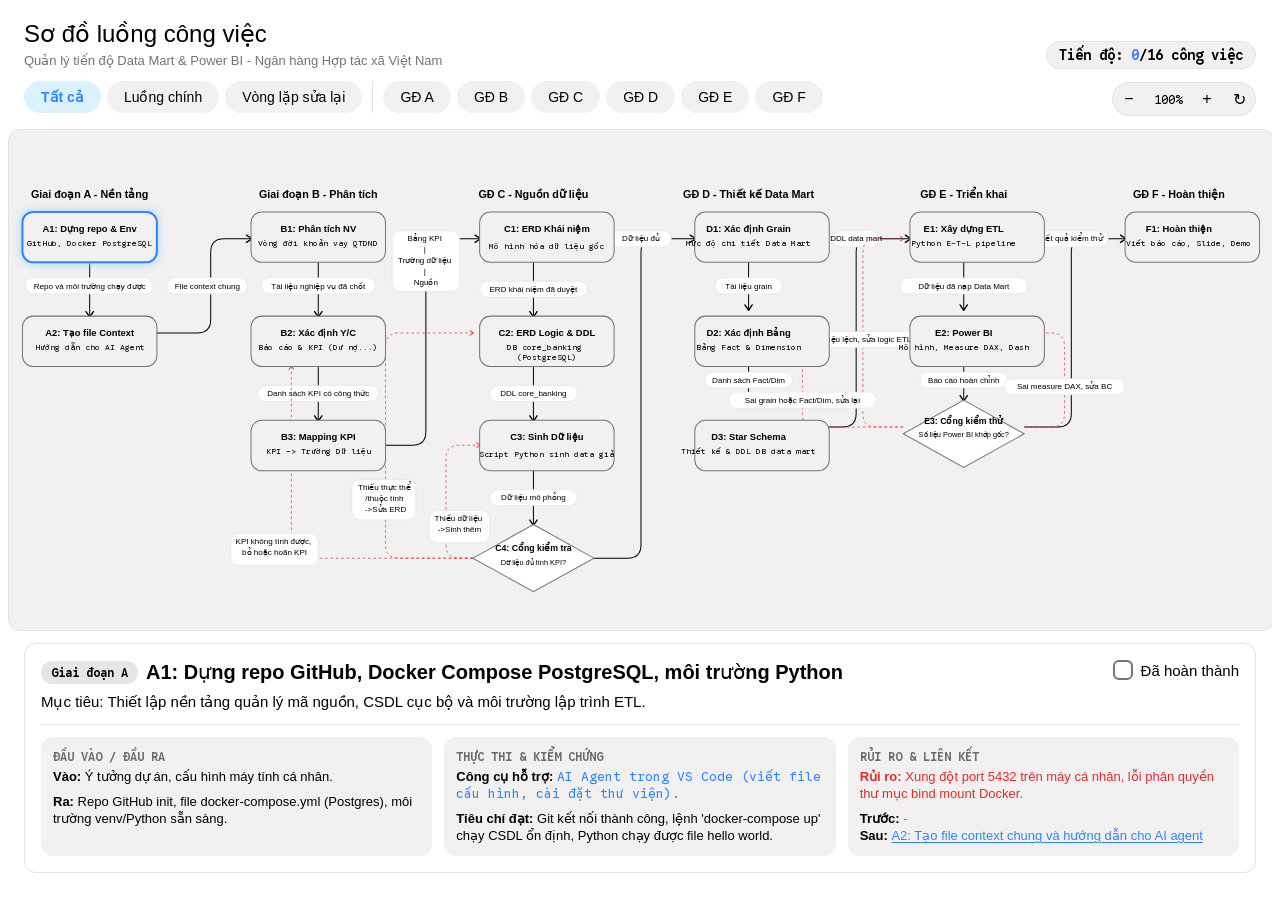
<file: docs/02_phan_tich_yeu_cau/tasks_list_map/index.html>
<!DOCTYPE html>
<html lang="vi">
  <head>
    <meta charset="UTF-8">
    <meta name="viewport" content="width=device-width, initial-scale=1.0">
    <title>Main - Sơ đồ công việc Khóa luận tốt nghiệp</title>
   
    <link rel="stylesheet" href="style.css">
  </head>
<body>

<div class="widget-container widget-wrapper">
    
    <div class="header-section">
    <div>
        <h2 class="lumi-headline-m" style="margin:0">Sơ đồ luồng công việc</h2>
        <p class="lumi-body-s" style="margin:4px 0 0 0; color:var(--on-surface-variant)">Quản lý tiến độ Data Mart & Power BI - Ngân hàng Hợp tác xã Việt Nam</p>
    </div>
    <div class="progress-badge">Tiến độ: <span id="progress-text" style="color:var(--primary)">0</span>/16 công việc</div>
    </div>

    <div class="toolbar">
    <div class="filter-group">
        <button class="lumi-chip is-active" data-filter="all" onclick="setFilter('all')">Tất cả</button>
        <button class="lumi-chip" data-filter="main" onclick="setFilter('main')">Luồng chính</button>
        <button class="lumi-chip" data-filter="loop" onclick="setFilter('loop')">Vòng lặp sửa lại</button>
        <div style="width: 1px; background: var(--stroke-default); margin: 0 4px;"></div>
        <button class="lumi-chip" data-filter="stage-A" onclick="setFilter('stage-A')">GĐ A</button>
        <button class="lumi-chip" data-filter="stage-B" onclick="setFilter('stage-B')">GĐ B</button>
        <button class="lumi-chip" data-filter="stage-C" onclick="setFilter('stage-C')">GĐ C</button>
        <button class="lumi-chip" data-filter="stage-D" onclick="setFilter('stage-D')">GĐ D</button>
        <button class="lumi-chip" data-filter="stage-E" onclick="setFilter('stage-E')">GĐ E</button>
        <button class="lumi-chip" data-filter="stage-F" onclick="setFilter('stage-F')">GĐ F</button>
    </div>
    <div class="zoom-controls">
        <button class="zoom-btn" onclick="adjustZoom(-0.15)">&minus;</button>
        <span class="zoom-readout" id="zoom-text">100%</span>
        <button class="zoom-btn" onclick="adjustZoom(0.15)">&plus;</button>
        <button class="zoom-btn" onclick="resetView()">&#x21bb;</button>
    </div>
    </div>

    <div class="viewport" id="viewport">
    <!-- ViewBox wide enough for 6 columns. Centers: A=140, B=460, C=780, D=1100, E=1420, F=1740. Total width 1880 -->
    <svg class="diagram-svg" viewBox="0 0 1880 620">
        <defs>
        <marker id="arrow-main" viewBox="0 0 10 10" refX="7" refY="5" markerWidth="9" markerHeight="9" orient="auto">
            <path d="M 2 1 L 8 5 L 2 9" fill="none" stroke="var(--on-surface)" stroke-width="1.5" stroke-linecap="round" stroke-linejoin="round"/>
        </marker>
        <marker id="arrow-danger" viewBox="0 0 10 10" refX="7" refY="5" markerWidth="9" markerHeight="9" orient="auto">
            <path d="M 2 1 L 8 5 L 2 9" fill="none" stroke="var(--error)" stroke-width="1.5" stroke-linecap="round" stroke-linejoin="round"/>
        </marker>
        </defs>

        <g id="scene" transform="matrix(1 0 0 1 0 0)">
        
        <!-- Stage Titles -->
        <g fill="var(--on-surface-variant)" font-family="var(--ff-sans)" font-size="16" font-weight="600" text-anchor="middle">
            <text x="120" y="40">Giai đoạn A - Nền tảng</text>
            <text x="460" y="40">Giai đoạn B - Phân tích</text>
            <text x="780" y="40">GĐ C - Nguồn dữ liệu</text>
            <text x="1100" y="40">GĐ D - Thiết kế Data Mart</text>
            <text x="1420" y="40">GĐ E - Triển khai</text>
            <text x="1740" y="40">GĐ F - Hoàn thiện</text>
        </g>

        <!-- Edges Layer -->
        <g id="edges">
            <!-- Main Flow -->
            <g class="transition-edge edge-main" data-stage="stage-A stage-A">
            <line x1="120" y1="135" x2="120" y2="215" stroke="var(--on-surface)" stroke-width="1.5" marker-end="url(#arrow-main)"/>
            <g class="edge-pill" onclick="selectEdge('A1-A2', event)">
                <rect x="24" y="158" width="190" height="24"/>
                    <text x="120" y="174" text-anchor="middle" fill="var(--on-surface)">
                        Repo và môi trường chạy được
                    </text>
            </g>
        </g>

            <g class="transition-edge edge-main" data-stage="stage-A stage-B">
            <path d="M 220 240 L 280 240 Q 300 240 300 220 L 300 120 Q 300 100 320 100 L 360 100" fill="none" stroke="var(--on-surface)" stroke-width="1.5" marker-end="url(#arrow-main)"/>
            <g class="edge-pill" onclick="selectEdge('A2-B1', event)">
                <rect x="235" y="158" width="120" height="24"/>
                    <text x="295" y="174" text-anchor="middle" fill="var(--on-surface)">
                        File context chung
                    </text></g>
            </g>

            <g class="transition-edge edge-main" data-stage="stage-B stage-B">
            <line x1="460" y1="135" x2="460" y2="215" stroke="var(--on-surface)" stroke-width="1.5" marker-end="url(#arrow-main)"/>
            <g class="edge-pill" onclick="selectEdge('B1-B2', event)">
                <rect x="375" y="158" width="170" height="24"/><text x="460" y="174" text-anchor="middle" fill="var(--on-surface)">Tài liệu nghiệp vụ đã chốt</text></g>
            </g>

            <g class="transition-edge edge-main" data-stage="stage-B stage-B">
            <line x1="460" y1="290" x2="460" y2="370" stroke="var(--on-surface)" stroke-width="1.5" marker-end="url(#arrow-main)"/>
            <g class="edge-pill" onclick="selectEdge('B2-B3', event)">
                <rect x="370" y="318" width="180" height="24"/>
                <text x="460" y="334" text-anchor="middle" fill="var(--on-surface)">
                    Danh sách KPI có công thức</text></g>
            </g>

            <g class="transition-edge edge-main" data-stage="stage-B stage-C">
                <!-- M 540 380 
            L 600 380 
            Q 620 380 620 360 
            L 620 120 
            Q 620 100 640 100 
            L 700 100 -->
            <path d="
            M 540 407 
            L 600 407 
            Q 620 407 620 387 
            L 620 120 
            Q 620 100 640 100 
            L 700 100" 
            fill="none" stroke="var(--on-surface)" stroke-width="1.5" marker-end="url(#arrow-main)"/>
            <g class="edge-pill" onclick="selectEdge('B3-C1', event)">
                <rect x="570" y="88" width="100" height="90"/>
                <text x="620" y="104" text-anchor="middle" fill="var(--on-surface)">
                        
                        <tspan x="620" y="104">Bảng KPI</tspan>
                        <tspan x="620" y="120">|</tspan>
                        <tspan x="620" y="136">Trường dữ liệu</tspan>
                        <tspan x="620" y="152">|</tspan>
                        <tspan x="620" y="168">Nguồn</tspan>
                        
                </text>
            </g>
            </g>

            <g class="transition-edge edge-main" data-stage="stage-C stage-C">
            <line x1="780" y1="135" x2="780" y2="215" stroke="var(--on-surface)" stroke-width="1.5" marker-end="url(#arrow-main)"/>
            <g class="edge-pill" onclick="selectEdge('C1-C2', event)">
                <rect x="700" y="163" width="160" height="24"/>
                <text x="780" y="179" text-anchor="middle" fill="var(--on-surface)">ERD khái niệm đã duyệt</text></g>
            </g>

            <g class="transition-edge edge-main" data-stage="stage-C stage-C">
            <line x1="780" y1="290" x2="780" y2="370" stroke="var(--on-surface)" stroke-width="1.5" marker-end="url(#arrow-main)"/>
            <g class="edge-pill" onclick="selectEdge('C2-C3', event)">
                <rect x="715" y="318" width="130" height="24"/>
                <text x="780" y="334" text-anchor="middle" fill="var(--on-surface)">DDL core_banking</text></g>
            </g>

            <g class="transition-edge edge-main" data-stage="stage-C stage-C">
            <line x1="780" y1="445" x2="780" y2="525" stroke="var(--on-surface)" stroke-width="1.5" marker-end="url(#arrow-main)"/>
            <g class="edge-pill" onclick="selectEdge('C3-C4', event)">
                <rect x="715" y="473" width="130" height="24"/>
                <text x="780" y="489" text-anchor="middle" fill="var(--on-surface)">
                    Dữ liệu mô phỏng</text></g>
            </g>

            <g class="transition-edge edge-main" data-stage="stage-C stage-D">
            <path d="M 870 575 L 920 575 Q 940 575 940 555 L 940 120 Q 940 100 960 100 L 1020 100" fill="none" stroke="var(--on-surface)" stroke-width="1.5" marker-end="url(#arrow-main)"/>
            <g class="edge-pill" onclick="selectEdge('C4-D1', event)"><rect x="895" y="88" width="90" height="24"/><text x="940" y="104" text-anchor="middle" fill="var(--on-surface)">Dữ liệu đủ</text></g>
            </g>

            <g class="transition-edge edge-main" data-stage="stage-D stage-D">
            <line x1="1100" y1="135" x2="1100" y2="205" stroke="var(--on-surface)" stroke-width="1.5" marker-end="url(#arrow-main)"/>
            <g class="edge-pill" onclick="selectEdge('D1-D2', event)"><rect x="1050" y="158" width="100" height="24"/><text x="1100" y="174" text-anchor="middle" fill="var(--on-surface)">Tài liệu grain</text></g>
            </g>

            <g class="transition-edge edge-main" data-stage="stage-D stage-D">
            <line x1="1100" y1="275" x2="1100" y2="345" stroke="var(--on-surface)" stroke-width="1.5" marker-end="url(#arrow-main)"/>
            <g class="edge-pill" onclick="selectEdge('D2-D3', event)"><rect x="1035" y="298" width="130" height="24"/><text x="1100" y="314" text-anchor="middle" fill="var(--on-surface)">Danh sách Fact/Dim</text></g>
            </g>

            <g class="transition-edge edge-main" data-stage="stage-D stage-E">
            <path d="M 1180 380 L 1240 380 Q 1260 380 1260 360 L 1260 120 Q 1260 100 1280 100 L 1340 100" fill="none" stroke="var(--on-surface)" stroke-width="1.5" marker-end="url(#arrow-main)"/>
            <g class="edge-pill" onclick="selectEdge('D3-E1', event)">
                <rect x="1225" y="88" width="70" height="24"/>
                <text x="1260" y="104" text-anchor="middle" fill="var(--on-surface)">DDL data mart</text></g>
            </g>

            <g class="transition-edge edge-main" data-stage="stage-E stage-E">
            <line x1="1420" y1="135" x2="1420" y2="205" stroke="var(--on-surface)" stroke-width="1.5" marker-end="url(#arrow-main)"/>
            <g class="edge-pill" onclick="selectEdge('E1-E2', event)"><rect x="1325" y="158" width="190" height="24"/><text x="1420" y="174" text-anchor="middle" fill="var(--on-surface)">Dữ liệu đã nạp Data Mart</text></g>
            </g>

            <g class="transition-edge edge-main" data-stage="stage-E stage-E">
            <line x1="1420" y1="275" x2="1420" y2="340" stroke="var(--on-surface)" stroke-width="1.5" marker-end="url(#arrow-main)"/>
            <g class="edge-pill" onclick="selectEdge('E2-E3', event)"><rect x="1355" y="298" width="130" height="24"/><text x="1420" y="314" text-anchor="middle" fill="var(--on-surface)">Báo cáo hoàn chỉnh</text></g>
            </g>

            <g class="transition-edge edge-main" data-stage="stage-E stage-F">
            <path d="M 1510 380 L 1560 380 Q 1580 380 1580 360 L 1580 120 Q 1580 100 1600 100 L 1660 100" fill="none" stroke="var(--on-surface)" stroke-width="1.5" marker-end="url(#arrow-main)"/>
            <g class="edge-pill" onclick="selectEdge('E3-F1', event)"><rect x="1525" y="88" width="110" height="24"/><text x="1580" y="104" text-anchor="middle" fill="var(--on-surface)">Kết quả kiểm thử</text></g>
            </g>

            <!-- Return Loops (Error style) -->
            <g class="transition-edge edge-loop" data-stage="stage-C stage-C">
            <path d="
            M 690 575 
            L 670 575 
            Q 650 575 650 555 
            L 650 427 
            Q 650 407 670 407 
            L 700 407
            " fill="none" marker-end="url(#arrow-danger)"/>
            <g class="edge-pill" onclick="selectEdge('C4-C3', event)">
                <rect x="625" y="504" width="90" height="48"/>
                <text text-anchor="middle" fill="var(--error)">
                    <tspan x="670" y="520">Thiếu dữ liệu</tspan>
                    <tspan x="670" y="536">->Sinh thêm</tspan>
                </text>
            </g>
            </g>

            <g class="transition-edge edge-loop" data-stage="stage-C stage-C">
            <path d="
            M 690 575 
            L 580 575
            Q 560 575 560 555 
            L 560 260 
            Q 560 240 580 240 
            L 690 240" 
            fill="none" marker-end="url(#arrow-danger)"/>
            <g class="edge-pill" onclick="selectEdge('C4-C2', event)">
                <rect x="510" y="458" width="95" height="60"/>
                <text text-anchor="middle" fill="var(--error)">
                    <tspan x="560" y="474">Thiếu thực thể</tspan>
                    <tspan x="560" y="490">/thuộc tính</tspan>
                    <tspan x="560" y="506">->Sửa ERD</tspan>
                </text>
            </g>
            </g>

            <g class="transition-edge edge-loop" data-stage="stage-C stage-B">
            <path d="
            M 690 575 
            L 440 575
            Q 420 575 420 555
            L 420 290
            " 
            fill="none" marker-end="url(#arrow-danger)"/>
            <g class="edge-pill" onclick="selectEdge('C4-B2', event)">
                <rect x="330" y="538" width="130" height="48"/>
                <text text-anchor="middle" fill="var(--error)">
                    <tspan x="395" y="554">KPI không tính được,</tspan>
                    <tspan x="395" y="570">bỏ hoặc hoãn KPI</tspan>
                </text>
            </g>
            </g>

            <g class="transition-edge edge-loop" data-stage="stage-E stage-E">
            <path d="M 1330 380 L 1290 380 Q 1270 380 1270 360 L 1270 120 Q 1270 100 1290 100 L 1330 100" fill="none" marker-end="url(#arrow-danger)"/>
            <g class="edge-pill" onclick="selectEdge('E3-E1', event)"><rect x="1185" y="238" width="170" height="24"/><text x="1270" y="254" text-anchor="middle" fill="var(--error)">Số liệu lệch, sửa logic ETL</text></g>
            </g>

            <g class="transition-edge edge-loop" data-stage="stage-E stage-D">
            <path d="M 1330 380 L 1200 380 Q 1180 380 1180 360 L 1180 260 Q 1180 240 1160 240 L 1140 240" fill="none" marker-end="url(#arrow-danger)"/>
            <g class="edge-pill" onclick="selectEdge('E3-D2', event)"><rect x="1070" y="328" width="220" height="24"/><text x="1180" y="344" text-anchor="middle" fill="var(--error)">Sai grain hoặc Fact/Dim, sửa lại</text></g>
            </g>

            <g class="transition-edge edge-loop" data-stage="stage-E stage-E">
            <path d="M 1510 380 L 1550 380 Q 1570 380 1570 360 L 1570 260 Q 1570 240 1550 240 L 1510 240" fill="none" marker-end="url(#arrow-danger)"/>
            <g class="edge-pill" onclick="selectEdge('E3-E2', event)"><rect x="1480" y="308" width="180" height="24"/><text x="1570" y="324" text-anchor="middle" fill="var(--error)">Sai measure DAX, sửa BC</text></g>
            </g>
        </g>

        <!-- Nodes Layer -->
        <g id="nodes">
            <g class="state-node" id="node-A1" data-stage="stage-A" onclick="selectState('A1')">
            <rect x="20" y="60" width="200" height="75" rx="16" fill="var(--surface-container)" stroke="var(--outline)" stroke-width="1.5"/>
            <text x="120" y="90" font-family="var(--ff-sans)" font-size="14" font-weight="600" text-anchor="middle" fill="var(--on-surface)">A1: Dựng repo & Env</text>
            <text x="120" y="110" font-family="var(--ff-mono)" font-size="12" fill="var(--on-surface-variant)" text-anchor="middle">GitHub, Docker PostgreSQL</text>
            </g>

            <g class="state-node" id="node-A2" data-stage="stage-A" onclick="selectState('A2')">
            <rect x="20" y="215" width="200" height="75" rx="16" fill="var(--surface-container)" stroke="var(--outline)" stroke-width="1.5"/>
            <text x="120" y="245" font-family="var(--ff-sans)" font-size="14" font-weight="600" text-anchor="middle" fill="var(--on-surface)">A2: Tạo file Context</text>
            <text x="120" y="265" font-family="var(--ff-mono)" font-size="12" fill="var(--on-surface-variant)" text-anchor="middle">Hướng dẫn cho AI Agent</text>
            </g>

            <g class="state-node" id="node-B1" data-stage="stage-B" onclick="selectState('B1')">
            <rect x="360" y="60" width="200" height="75" rx="16" fill="var(--surface-container)" stroke="var(--outline)" stroke-width="1.5"/>
            <text x="460" y="90" font-family="var(--ff-sans)" font-size="14" font-weight="600" text-anchor="middle" fill="var(--on-surface)">B1: Phân tích NV</text>
            <text x="460" y="110" font-family="var(--ff-mono)" font-size="12" fill="var(--on-surface-variant)" text-anchor="middle">Vòng đời khoản vay QTDND</text>
            </g>

            <g class="state-node" id="node-B2" data-stage="stage-B" onclick="selectState('B2')">
            <rect x="360" y="215" width="200" height="75" rx="16" fill="var(--surface-container)" stroke="var(--outline)" stroke-width="1.5"/>
            <text x="460" y="245" font-family="var(--ff-sans)" font-size="14" font-weight="600" text-anchor="middle" fill="var(--on-surface)">B2: Xác định Y/C</text>
            <text x="460" y="265" font-family="var(--ff-mono)" font-size="12" fill="var(--on-surface-variant)" text-anchor="middle">Báo cáo & KPI (Dư nợ...)</text>
            </g>

            <g class="state-node" id="node-B3" data-stage="stage-B" onclick="selectState('B3')">
            <rect x="360" y="370" width="200" height="75" rx="16" fill="var(--surface-container)" stroke="var(--outline)" stroke-width="1.5"/>
            <text x="460" y="400" font-family="var(--ff-sans)" font-size="14" font-weight="600" text-anchor="middle" fill="var(--on-surface)">B3: Mapping KPI</text>
            <text x="460" y="420" font-family="var(--ff-mono)" font-size="12" fill="var(--on-surface-variant)" text-anchor="middle">KPI -> Trường Dữ liệu</text>
            </g>

            <g class="state-node" id="node-C1" data-stage="stage-C" onclick="selectState('C1')">
            <rect x="700" y="60" width="200" height="75" rx="16" fill="var(--surface-container)" stroke="var(--outline)" stroke-width="1.5"/>
            <text x="800" y="90" font-family="var(--ff-sans)" font-size="14" font-weight="600" text-anchor="middle" fill="var(--on-surface)">
                C1: ERD Khái niệm</text>
            <text x="800" y="115" font-family="var(--ff-mono)" font-size="12" fill="var(--on-surface-variant)" text-anchor="middle">Mô hình hóa dữ liệu gốc</text>
            </g>

            <g class="state-node" id="node-C2" data-stage="stage-C" onclick="selectState('C2')">
            <rect x="700" y="215" width="200" height="75" rx="16" fill="var(--surface-container)" stroke="var(--outline)" stroke-width="1.5"/>
            <text x="800" y="245" font-family="var(--ff-sans)" font-size="14" font-weight="600" text-anchor="middle" fill="var(--on-surface)">
                C2: ERD Logic & DDL</text>
            <text font-family="var(--ff-mono)" font-size="12" fill="var(--on-surface-variant)" text-anchor="middle">
                <!-- DB core_banking (PostgreSQL) -->
                <tspan x="800" y="265">DB core_banking</tspan>
                <tspan x="800" y="281">(PostgreSQL)</tspan>
                
            </text>
            </g>

            <g class="state-node" id="node-C3" data-stage="stage-C" onclick="selectState('C3')">
            <rect x="700" y="370" width="200" height="75" rx="16" fill="var(--surface-container)" stroke="var(--outline)" stroke-width="1.5"/>
            <text x="800" y="400" font-family="var(--ff-sans)" font-size="14" font-weight="600" text-anchor="middle" fill="var(--on-surface)">C3: Sinh Dữ liệu</text>
            <text x="800" y="425" font-family="var(--ff-mono)" font-size="12" fill="var(--on-surface-variant)" text-anchor="middle">
                Script Python sinh data giả
            </text>
            </g>

            <g class="state-node" id="node-C4" data-stage="stage-C" onclick="selectState('C4')">
            <polygon points="780,525 870,575 780,625 690,575" fill="var(--surface-bright)" stroke="var(--outline)" stroke-width="1.5"/>
            <text x="780" y="565" font-family="var(--ff-sans)" font-size="13" font-weight="600" text-anchor="middle" fill="var(--on-surface)">
                C4: Cổng kiểm tra
            </text>
            <text x="780" y="585" font-family="var(--ff-sans)" font-size="11" fill="var(--on-surface-variant)" text-anchor="middle">
                Dữ liệu đủ tính KPI?
            </text>
            </g>

            <g class="state-node" id="node-D1" data-stage="stage-D" onclick="selectState('D1')">
            <rect x="1020" y="60" width="200" height="75" rx="16" fill="var(--surface-container)" stroke="var(--outline)" stroke-width="1.5"/>
            <text x="1100" y="90" font-family="var(--ff-sans)" font-size="14" font-weight="600" text-anchor="middle" fill="var(--on-surface)">D1: Xác định Grain</text>
            <text x="1100" y="110" font-family="var(--ff-mono)" font-size="12" fill="var(--on-surface-variant)" text-anchor="middle">Mức độ chi tiết Data Mart</text>
            </g>

            <g class="state-node" id="node-D2" data-stage="stage-D" onclick="selectState('D2')">
            <rect x="1020" y="215" width="200" height="75" rx="16" fill="var(--surface-container)" stroke="var(--outline)" stroke-width="1.5"/>
            <text x="1100" y="245" font-family="var(--ff-sans)" font-size="14" font-weight="600" text-anchor="middle" fill="var(--on-surface)">D2: Xác định Bảng</text>
            <text x="1100" y="265" font-family="var(--ff-mono)" font-size="12" fill="var(--on-surface-variant)" text-anchor="middle">Bảng Fact & Dimension</text>
            </g>

            <g class="state-node" id="node-D3" data-stage="stage-D" onclick="selectState('D3')">
            <rect x="1020" y="370" width="200" height="75" rx="16" fill="var(--surface-container)" stroke="var(--outline)" stroke-width="1.5"/>
            <text x="1100" y="400" font-family="var(--ff-sans)" font-size="14" font-weight="600" text-anchor="middle" fill="var(--on-surface)">
                D3: Star Schema</text>
            <text x="1100" y="420" font-family="var(--ff-mono)" font-size="12" fill="var(--on-surface-variant)" text-anchor="middle">
                Thiết kế & DDL DB data mart</text>
            </g>

            <g class="state-node" id="node-E1" data-stage="stage-E" onclick="selectState('E1')">
            <rect x="1340" y="60" width="200" height="75" rx="16" fill="var(--surface-container)" stroke="var(--outline)" stroke-width="1.5"/>
            <text x="1420" y="90" font-family="var(--ff-sans)" font-size="14" font-weight="600" text-anchor="middle" fill="var(--on-surface)">E1: Xây dựng ETL</text>
            <text x="1420" y="110" font-family="var(--ff-mono)" font-size="12" fill="var(--on-surface-variant)" text-anchor="middle">Python E-T-L pipeline</text>
            </g>

            <g class="state-node" id="node-E2" data-stage="stage-E" onclick="selectState('E2')">
            <rect x="1340" y="215" width="200" height="75" rx="16" fill="var(--surface-container)" stroke="var(--outline)" stroke-width="1.5"/>
            <text x="1420" y="245" font-family="var(--ff-sans)" font-size="14" font-weight="600" text-anchor="middle" fill="var(--on-surface)">E2: Power BI</text>
            <text x="1420" y="265" font-family="var(--ff-mono)" font-size="12" fill="var(--on-surface-variant)" text-anchor="middle">Mô hình, Measure DAX, Dash</text>
            </g>

            <g class="state-node" id="node-E3" data-stage="stage-E" onclick="selectState('E3')">
            <polygon points="1420,340 1510,390 1420,440 1330,390" fill="var(--surface-bright)" stroke="var(--outline)" stroke-width="1.5"/>
            <text x="1420" y="375" font-family="var(--ff-sans)" font-size="13" font-weight="600" text-anchor="middle" fill="var(--on-surface)">
                E3: Cổng kiểm thử</text>
            <text x="1420" y="395" font-family="var(--ff-sans)" font-size="11" fill="var(--on-surface-variant)" text-anchor="middle">
                Số liệu Power BI khớp gốc?</text>
            </g>

            <g class="state-node" id="node-F1" data-stage="stage-F" onclick="selectState('F1')">
            <rect x="1660" y="60" width="200" height="75" rx="16" fill="var(--surface-container)" stroke="var(--outline)" stroke-width="1.5"/>
            <text x="1740" y="90" font-family="var(--ff-sans)" font-size="14" font-weight="600" text-anchor="middle" fill="var(--on-surface)">F1: Hoàn thiện</text>
            <text x="1755" y="110" font-family="var(--ff-mono)" font-size="12" fill="var(--on-surface-variant)" text-anchor="middle">Viết báo cáo, Slide, Demo</text>
            </g>
        </g>
        </g>
    </svg>
    </div>

    <div class="detail-panel">
    <div class="detail-header-row">
        <div>
        <div style="display:flex; align-items:center; gap: 8px; margin-bottom: 8px;">
            <span class="badge" id="det-badge">Giai đoạn A</span>
            <h3 class="lumi-headline-s" id="det-title" style="margin:0;">A1: Dựng repo GitHub...</h3>
        </div>
        <p class="lumi-body-m" id="det-obj" style="margin:0;">Mục tiêu: Thiết lập nền tảng quản lý mã nguồn và môi trường database.</p>
        </div>
        <div>
        <label class="lumi-checkbox-label">
            <input type="checkbox" id="chk-complete" onchange="toggleComplete()">
            <div class="lumi-checkbox"><svg class="lumi-checkmark" viewBox="0 0 24 24"><path d="M9 16.17L4.83 12l-1.42 1.41L9 19 21 7l-1.41-1.41z"/></svg></div>
            Đã hoàn thành
        </label>
        </div>
    </div>
    
    <div class="detail-grid">
        <div class="detail-block">
        <div class="block-title">Đầu vào / Đầu ra</div>
        <p class="lumi-body-s" style="margin:0 0 8px 0"><strong>Vào:</strong> <span id="det-in">Nhu cầu khởi tạo dự án</span></p>
        <p class="lumi-body-s" style="margin:0"><strong>Ra:</strong> <span id="det-out">Repo và môi trường chạy được</span></p>
        </div>
        <div class="detail-block">
        <div class="block-title">Thực thi & Kiểm chứng</div>
        <p class="lumi-body-s" style="margin:0 0 8px 0"><strong>Công cụ hỗ trợ:</strong> <span id="det-tools" style="color:var(--primary); font-family:var(--ff-mono);">AI Agent (VS Code)</span></p>
        <p class="lumi-body-s" style="margin:0"><strong>Tiêu chí đạt:</strong> <span id="det-criteria">Chạy lệnh docker-compose up thành công.</span></p>
        </div>
        <div class="detail-block">
        <div class="block-title">Rủi ro & Liên kết</div>
        <p class="lumi-body-s" style="margin:0 0 8px 0; color:var(--error)"><strong>Rủi ro:</strong> <span id="det-risk">Xung đột port cục bộ.</span></p>
        <p class="lumi-body-s" style="margin:0">
            <strong>Trước:</strong> <span id="det-prev" class="link-node">-</span><br>
            <strong>Sau:</strong> <span id="det-next" class="link-node">A2</span>
        </p>
        </div>
    </div>
    <!-- Phân vùng dành riêng cho Cổng kiểm tra -->
    <div id="gate-block" class="detail-block" style="display: none; background: var(--accent-container)">
        <div class="block-title" style="color: var(--accent-fixed)">Điều kiện rẽ nhánh (Cổng kiểm tra)</div>
        <p class="lumi-body-s" style="margin:0 0 4px 0"><strong>Đạt (Đi tiếp):</strong> <span id="det-pass">...</span></p>
        <p class="lumi-body-s" style="margin:0"><strong>Không đạt (Quay lại):</strong> <span id="det-fail">...</span></p>
    </div>
    </div>

</div>

<script src="script.js"></script>
</body>
</html>
</file>
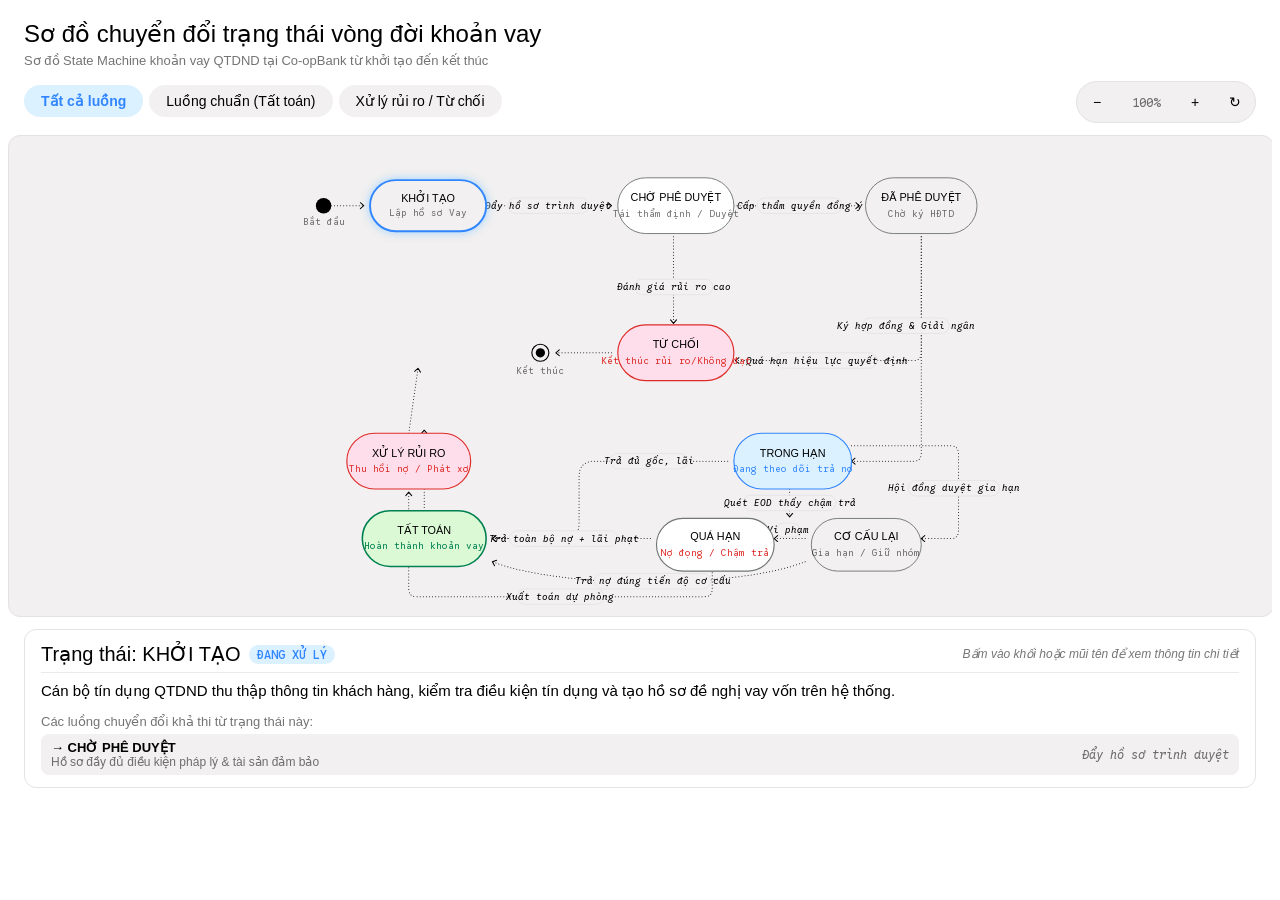
<file: docs/02_phan_tich_yeu_cau/interactive_visual_im_19f5db3c2b782ae5.html>
<!DOCTYPE html>
<html lang="vi">
<head>
<style id="lumi-runtime">
/* luminous.css */
/*
 * Luminous runtime stylesheet — injected once into every generated widget's
 * <head> by the C++ widget agent (id="lumi-runtime"). Single Source of Truth
 * for ALL design tokens and pre-baked .lumi-* component classes. The SI prompts
 * (design.md / html_generation.jinja2 / chart.jinja2) must NOT re-declare these
 * tokens or component CSS; they only reference them.
 *
 * Sections:
 *   1. Web fonts (Google Sans Flex + Google Sans Code)
 *   2. Light token :root (from previewer tokens.css, verbatim)
 *   3. Dark token overrides — REMAPPED to :root so canvas/D3 readers of
 *      getComputedStyle(document.documentElement) resolve dark values (D3).
 *   4. Short diagram/chart aliases (bridge legacy --surface / --chart-N names).
 *   5. In-scope pre-baked .lumi-* component classes.
 */

/* ============================================================
 * 1. WEB FONTS  (Google Sans Flex + Google Sans Code only)
 *    Material Symbols Outlined is intentionally NOT loaded: no in-scope
 *    .lumi-* control has a functional CSS glyph dependency on it, and the
 *    icon ban forbids decorative icons (Decision D2).
 * ============================================================ */
@import url('https://fonts.googleapis.com/css2?family=Google+Sans+Flex:ital,wght@0,300..700;1,300..700&family=Google+Sans+Code:ital,wght,MONO@0,300..700,0..1;1,300..700,0..1&display=swap');

/* ============================================================
 * 2. LIGHT TOKENS (:root)
 * ============================================================ */
:root {
  --body-bg: transparent;
  --ff-sans: 'Google Sans Flex', 'Google Sans Text', 'Google Sans', sans-serif;
  --ff-mono: 'Google Sans Code', 'Google Sans Mono', monospace;

  --lumi-sys-spacing--xxs: 2px;
  --lumi-sys-spacing--xs: 4px;
  --lumi-sys-spacing--s: 8px;
  --lumi-sys-spacing--m: 12px;
  --lumi-sys-spacing--l: 16px;
  --lumi-sys-spacing--xl: 20px;
  --lumi-sys-spacing--xxl: 24px;
  --lumi-sys-spacing--3xl: 28px;
  --lumi-sys-spacing--4xl: 36px;

  --lumi-sys-shape--none: 0px;
  --lumi-sys-shape--extra-small: 4px;
  --lumi-sys-shape--small: 8px;
  --lumi-sys-shape--medium: 12px;
  --lumi-sys-shape--large: 16px;
  --lumi-sys-shape--large-increased: 20px;
  --lumi-sys-shape--large-max: 24px;
  --lumi-sys-shape--xl: 28px;
  --lumi-sys-shape--xl-increased: 32px;
  --lumi-sys-shape--xl-max: 40px;
  --lumi-sys-shape--xxl: 48px;
  --lumi-sys-shape--xxl-increased: 56px;
  --lumi-sys-shape--full: 999px;

  --lumi-sys-elevation--level1: 0 0 20px 0 rgba(0, 0, 0, 0.04);
  --lumi-sys-elevation--level2: 0 0 20px 0 rgba(0, 0, 0, 0.11);

  --lumi-sys-color--surface: #fdfcfc;
  --lumi-sys-color--surface-dim: #f2f0f0;
  --lumi-sys-color--surface-bright: #ffffff;
  --lumi-sys-color--surface-background: #fdfcfc;
  --lumi-sys-color--surface-accent: #9dd2ff;
  --lumi-sys-color--surface-container: #f2f0f0;
  --lumi-sys-color--surface-container-high: #e6e6e6;
  --lumi-sys-color--surface-translucent: rgba(255, 255, 255, 0.88);
  --lumi-sys-color--on-surface: #000000;
  --lumi-sys-color--on-surface-default: #000000;
  --lumi-sys-color--on-surface-variant: rgba(0, 0, 0, 0.55);
  --lumi-sys-color--on-surface-de-emphasis: rgba(0, 0, 0, 0.55);
  --lumi-sys-color--on-surface-low: rgba(0, 0, 0, 0.08);
  --lumi-sys-color--positive: #008052;
  --lumi-sys-color--positive-container: #daf9d4;
  --lumi-sys-color--on-positive-container: #009954;
  --lumi-sys-color--error: #de2d29;
  --lumi-sys-color--error-container: #ffdeec;
  --lumi-sys-color--on-error-container: #de2d29;
  --lumi-sys-color--accent: #9dd2ff;
  --lumi-sys-color--accent-container: #dcf1ff;
  --lumi-sys-color--accent-fixed: #3186ff;
  --lumi-sys-color--primary: #3186ff;
  --lumi-sys-color--on-primary: #ffffff;
  --lumi-sys-color--black: #000000;
  --lumi-sys-color--white: #ffffff;
  --lumi-sys-color--outline: #727676;
  --lumi-sys-color--stroke-default: #e3e3e3;

  --lumi-sys-opacity-state--hover: 0.08;
  --lumi-sys-opacity-state--focus: 0.08;
  --lumi-sys-opacity-state--pressed: 0.12;
  --lumi-sys-opacity-state--disabled: 0.12;
  --lumi-sys-opacity-state--disabled-label: 0.38;

  --lumi-sys-color--code-background: #000000;
  --lumi-sys-color--code-primary-text: #ffffff;
  --lumi-sys-color--code-blue-text: #4fa0ff;
  --lumi-sys-color--code-green-text: #60d673;
  --lumi-sys-color--code-grey-text: #808080;
  --lumi-sys-color--code-pink-text: #ff96da;
  --lumi-sys-color--code-purple-text: #969dff;
  --lumi-sys-color--code-red-text: #ff5a59;
  --lumi-sys-color--code-yellow-text: #ffdb0f;

  --lumi-sys-color--chart-series-1: #2575fc;
  --lumi-sys-color--chart-series-2: #5b6e9e;
  --lumi-sys-color--chart-series-3: #228a49;
  --lumi-sys-color--chart-series-4: #62991b;
  --lumi-sys-color--chart-series-5: #1e564d;
  --lumi-sys-color--chart-series-6: #526a45;
  --lumi-sys-color--chart-series-7: #2780c4;
  --lumi-sys-color--chart-series-8: #997112;
  --lumi-sys-color--chart-series-9: #705ec2;
  --lumi-sys-color--chart-series-10: #c84288;
}

/* ============================================================
 * 3. DARK TOKENS  (REMAPPED to :root — Decision D3)
 *    Canvas / Chart.js / D3 read getComputedStyle(document.documentElement);
 *    the theme-sync listener sets data-theme="dark" on <html>, so dark values
 *    MUST live on :root (not scoped to body) to prevent black-chart regressions.
 * ============================================================ */
:root[data-theme="dark"],
body.dark-mode,
:root[data-theme="dark"] body {
  --body-bg: #0f0f0f;
  --lumi-sys-elevation--level1: 0 0 20px 0 rgba(0, 0, 0, 0.28);
  --lumi-sys-elevation--level2: 0 0 20px 0 rgba(0, 0, 0, 0.40);

  --lumi-sys-color--surface: #0f0f0f;
  --lumi-sys-color--surface-dim: #141414;
  --lumi-sys-color--surface-bright: #1c1c1c;
  --lumi-sys-color--surface-background: #0f0f0f;
  --lumi-sys-color--surface-accent: #14204f;
  --lumi-sys-color--surface-container: #141414;
  --lumi-sys-color--surface-container-high: #1c1c1c;
  --lumi-sys-color--surface-translucent: rgba(24, 24, 27, 0.88);
  --lumi-sys-color--on-surface: #e0e0e0;
  --lumi-sys-color--on-surface-default: #e0e0e0;
  --lumi-sys-color--on-surface-variant: rgba(255, 255, 255, 0.55);
  --lumi-sys-color--on-surface-de-emphasis: rgba(255, 255, 255, 0.55);
  --lumi-sys-color--on-surface-low: rgba(255, 255, 255, 0.12);
  --lumi-sys-color--positive: #0ebc5f;
  --lumi-sys-color--positive-container: #002220;
  --lumi-sys-color--on-positive-container: #0ebc5f;
  --lumi-sys-color--error: #ff4c45;
  --lumi-sys-color--error-container: #3c0202;
  --lumi-sys-color--on-error-container: #ff4c45;
  --lumi-sys-color--accent: #1f3b9b;
  --lumi-sys-color--accent-container: #192967;
  --lumi-sys-color--accent-fixed: #3186ff;
  --lumi-sys-color--primary: #9dd2ff;
  --lumi-sys-color--on-primary: #192967;
  --lumi-sys-color--black: #000000;
  --lumi-sys-color--white: #ffffff;
  --lumi-sys-color--outline: #9a9b9c;
  --lumi-sys-color--stroke-default: #2d2f38;

  --lumi-sys-color--code-background: #141414;
  --lumi-sys-color--code-primary-text: #ffffff;
  --lumi-sys-color--code-blue-text: #4fa0ff;
  --lumi-sys-color--code-green-text: #60d673;
  --lumi-sys-color--code-grey-text: #808080;
  --lumi-sys-color--code-pink-text: #ff96da;
  --lumi-sys-color--code-purple-text: #969dff;
  --lumi-sys-color--code-red-text: #ff5a59;
  --lumi-sys-color--code-yellow-text: #ffdb0f;

  --lumi-sys-color--chart-series-1: #9dd2ff;
  --lumi-sys-color--chart-series-2: #96a7d6;
  --lumi-sys-color--chart-series-3: #50e389;
  --lumi-sys-color--chart-series-4: #c8f585;
  --lumi-sys-color--chart-series-5: #f5f2e6;
  --lumi-sys-color--chart-series-6: #dcd8c0;
  --lumi-sys-color--chart-series-7: #82c7ff;
  --lumi-sys-color--chart-series-8: #f5d77f;
  --lumi-sys-color--chart-series-9: #d9ceff;
  --lumi-sys-color--chart-series-10: #ffa6d7;
}

/* ============================================================
 * 3b. OS-LEVEL DARK FALLBACK  (prefers-color-scheme)
 *     A prior refactor introduced this stylesheet and moved the dark tokens onto
 *     :root[data-theme="dark"], but dropped the @media (prefers-color-scheme:
 *     dark) trigger that widgets previously carried in their own <style>.
 *     Inline widgets whose host sends no set-theme / data-theme message therefore
 *     stayed on the light --surface (#fdfcfc), rendering white in dark mode.
 *     Re-apply the dark values on OS dark; an explicit host data-theme="light"
 *     still opts back to light. Keep in sync with the :root[data-theme="dark"]
 *     block above.
 * ============================================================ */
@media (prefers-color-scheme: dark) {
  :root:not([data-theme="light"]) {
    --body-bg: #0f0f0f;
    --lumi-sys-elevation--level1: 0 0 20px 0 rgba(0, 0, 0, 0.28);
    --lumi-sys-elevation--level2: 0 0 20px 0 rgba(0, 0, 0, 0.40);

    --lumi-sys-color--surface: #0f0f0f;
    --lumi-sys-color--surface-dim: #141414;
    --lumi-sys-color--surface-bright: #1c1c1c;
    --lumi-sys-color--surface-background: #0f0f0f;
    --lumi-sys-color--surface-accent: #14204f;
    --lumi-sys-color--surface-container: #141414;
    --lumi-sys-color--surface-container-high: #1c1c1c;
    --lumi-sys-color--surface-translucent: rgba(24, 24, 27, 0.88);
    --lumi-sys-color--on-surface: #e0e0e0;
    --lumi-sys-color--on-surface-default: #e0e0e0;
    --lumi-sys-color--on-surface-variant: rgba(255, 255, 255, 0.55);
    --lumi-sys-color--on-surface-de-emphasis: rgba(255, 255, 255, 0.55);
    --lumi-sys-color--on-surface-low: rgba(255, 255, 255, 0.12);
    --lumi-sys-color--positive: #0ebc5f;
    --lumi-sys-color--positive-container: #002220;
    --lumi-sys-color--on-positive-container: #0ebc5f;
    --lumi-sys-color--error: #ff4c45;
    --lumi-sys-color--error-container: #3c0202;
    --lumi-sys-color--on-error-container: #ff4c45;
    --lumi-sys-color--accent: #1f3b9b;
    --lumi-sys-color--accent-container: #192967;
    --lumi-sys-color--accent-fixed: #3186ff;
    --lumi-sys-color--primary: #9dd2ff;
    --lumi-sys-color--on-primary: #192967;
    --lumi-sys-color--black: #000000;
    --lumi-sys-color--white: #ffffff;
    --lumi-sys-color--outline: #9a9b9c;
    --lumi-sys-color--stroke-default: #2d2f38;

    --lumi-sys-color--code-background: #141414;
    --lumi-sys-color--code-primary-text: #ffffff;
    --lumi-sys-color--code-blue-text: #4fa0ff;
    --lumi-sys-color--code-green-text: #60d673;
    --lumi-sys-color--code-grey-text: #808080;
    --lumi-sys-color--code-pink-text: #ff96da;
    --lumi-sys-color--code-purple-text: #969dff;
    --lumi-sys-color--code-red-text: #ff5a59;
    --lumi-sys-color--code-yellow-text: #ffdb0f;

    --lumi-sys-color--chart-series-1: #9dd2ff;
    --lumi-sys-color--chart-series-2: #96a7d6;
    --lumi-sys-color--chart-series-3: #50e389;
    --lumi-sys-color--chart-series-4: #c8f585;
    --lumi-sys-color--chart-series-5: #f5f2e6;
    --lumi-sys-color--chart-series-6: #dcd8c0;
    --lumi-sys-color--chart-series-7: #82c7ff;
    --lumi-sys-color--chart-series-8: #f5d77f;
    --lumi-sys-color--chart-series-9: #d9ceff;
    --lumi-sys-color--chart-series-10: #ffa6d7;
  }
}

/* ============================================================
 * 4. SHORT DIAGRAM / CHART ALIASES
 *    Legacy diagram.md and chart.jinja2 reference short names such as
 *    --surface, --on-surface, --chart-1..10, --primary, --r-full. These MUST
 *    resolve to the canonical --lumi-sys-color--* tokens (which flip in dark
 *    mode) — otherwise every diagram var() falls back to black (historical
 *    mass-regression bug #4). Light-hex fallbacks are a last resort only.
 * ============================================================ */
:root {
  /* surfaces */
  --surface: var(--lumi-sys-color--surface, #fdfcfc);
  --surface-dim: var(--lumi-sys-color--surface-dim, #f2f0f0);
  --surface-bright: var(--lumi-sys-color--surface-bright, #ffffff);
  --surface-container: var(--lumi-sys-color--surface-container, #f2f0f0);
  --surface-container-high: var(--lumi-sys-color--surface-container-high, #e6e6e6);
  --surface-container-lowest: var(--lumi-sys-color--surface, #ffffff);
  --surface-accent: var(--lumi-sys-color--surface-accent, #9dd2ff);
  --surface-translucent: var(--lumi-sys-color--surface-translucent, rgba(255, 255, 255, 0.88));
  --surface-glass: var(--lumi-sys-color--surface-translucent, rgba(255, 255, 255, 0.88));
  /* foreground */
  --on-surface: var(--lumi-sys-color--on-surface, #000000);
  --on-surface-variant: var(--lumi-sys-color--on-surface-variant, rgba(0, 0, 0, 0.55));
  --on-surface-low: var(--lumi-sys-color--on-surface-low, rgba(0, 0, 0, 0.08));
  /* accents / brand */
  --primary: var(--lumi-sys-color--primary, #3186ff);
  --primary-container: var(--lumi-sys-color--accent-container, #dcf1ff);
  --accent: var(--lumi-sys-color--accent, #9dd2ff);
  --accent-container: var(--lumi-sys-color--accent-container, #dcf1ff);
  --accent-fixed: var(--lumi-sys-color--accent-fixed, #3186ff);
  /* status */
  --positive: var(--lumi-sys-color--positive, #008052);
  --positive-container: var(--lumi-sys-color--positive-container, #daf9d4);
  --error: var(--lumi-sys-color--error, #de2d29);
  --error-container: var(--lumi-sys-color--error-container, #ffdeec);
  /* structure */
  --outline: var(--lumi-sys-color--outline, #727676);
  --stroke-default: var(--lumi-sys-color--stroke-default, #e3e3e3);
  /* chart series 1..10 */
  --chart-1: var(--lumi-sys-color--chart-series-1, #2575fc);
  --chart-2: var(--lumi-sys-color--chart-series-2, #5b6e9e);
  --chart-3: var(--lumi-sys-color--chart-series-3, #228a49);
  --chart-4: var(--lumi-sys-color--chart-series-4, #62991b);
  --chart-5: var(--lumi-sys-color--chart-series-5, #1e564d);
  --chart-6: var(--lumi-sys-color--chart-series-6, #526a45);
  --chart-7: var(--lumi-sys-color--chart-series-7, #2780c4);
  --chart-8: var(--lumi-sys-color--chart-series-8, #997112);
  --chart-9: var(--lumi-sys-color--chart-series-9, #705ec2);
  --chart-10: var(--lumi-sys-color--chart-series-10, #c84288);
  /* code palette */
  --code-background: var(--lumi-sys-color--code-background, #000000);
  --code-primary-text: var(--lumi-sys-color--code-primary-text, #ffffff);
  /* spacing shorthands */
  --spacing-xs: var(--lumi-sys-spacing--xs, 4px);
  --spacing-s: var(--lumi-sys-spacing--s, 8px);
  --spacing-m: var(--lumi-sys-spacing--m, 12px);
  --spacing-l: var(--lumi-sys-spacing--l, 16px);
  --spacing-xl: var(--lumi-sys-spacing--xl, 20px);
  /* radius shorthands */
  --r-s: var(--lumi-sys-shape--small, 8px);
  --r-m: var(--lumi-sys-shape--medium, 12px);
  --r-l: var(--lumi-sys-shape--large, 16px);
  --r-full: var(--lumi-sys-shape--full, 999px);
}

/* ============================================================
 * 5. IN-SCOPE PRE-BAKED COMPONENT CLASSES
 *    Interactive controls + simple display components only (Decision D5).
 *    Complex components (timeline, sequence, stepper, pros-cons, hero, HUD,
 *    hotspot, media grid) are intentionally excluded.
 * ============================================================ */

/* Global font rendering quality + themed surface backdrop.
 * background/color MUST be set here (SSoT) so the widget backdrop follows the
 * light/dark surface token deterministically. Without this, a widget whose
 * model-generated markup forgets `background: var(--surface)` on its root
 * container falls back to the browser-default white body, producing a broken
 * dark mode (light header/chart area behind a dark card). Regression source:
 * batch1 PB-A02 dark. */
html, body {
  background: var(--body-bg, transparent) !important;
  color: var(--on-surface) !important;
  /* Auto-resizing iframe: content grows the frame, never scrolls the document.
   * Model widgets already emit this; declared here as the SSoT default. */
  overflow-y: hidden;
  -webkit-font-smoothing: antialiased;
  -moz-osx-font-smoothing: grayscale;
  font-optical-sizing: auto;
  text-rendering: optimizeLegibility;
}

.widget-container {
  width: 100% !important;
  max-width: 100% !important;
  padding-inline: 0 !important;
  box-sizing: border-box;
}

/* ============================================================
 * SCROLLBAR DISCIPLINE (single source of truth)
 *   Long lists/cards flow and let the iframe auto-resize (see the C++
 *   NeutralizeInnerScroll pass, which removes accidental tiny scroll boxes).
 *   For LEGITIMATE overflow that remains (wide tables, code, pan-containers,
 *   large >=240px viewports) render a slim, theme-aware scrollbar.
 *   One token carries the correct light/dark contrast (the auto-flipped
 *   stroke token is too dark on #0f0f0f), referenced once = SSoT.
 * ============================================================ */
:root { --lumi-scrollbar-thumb: rgba(0, 0, 0, 0.20); }
:root[data-theme="dark"], body.dark-mode { --lumi-scrollbar-thumb: rgba(255, 255, 255, 0.20); }
@media (prefers-color-scheme: dark) {
  :root:not([data-theme="light"]) { --lumi-scrollbar-thumb: rgba(255, 255, 255, 0.20); }
}
* {
  scrollbar-width: thin;
  scrollbar-color: var(--lumi-scrollbar-thumb) transparent;
}
::-webkit-scrollbar { width: 6px; height: 6px; }
::-webkit-scrollbar-track { background: transparent; }
::-webkit-scrollbar-thumb {
  background-color: var(--lumi-scrollbar-thumb);
  border-radius: var(--lumi-sys-shape--full, 999px);
}

/* --- Buttons --- */
/* Universal button fallback (element specificity 0,0,1) — beats `* { padding: 0 }`
   author resets (0,0,0) while still yielding to any author class selector (0,1,0). */
button {
  appearance: none;
  -webkit-appearance: none;
  display: inline-flex;
  align-items: center;
  justify-content: center;
  gap: var(--lumi-sys-spacing--xs, 6px);
  min-height: 36px;
  padding: 6px 16px;
  font-family: var(--ff-sans, 'Google Sans Flex', 'Google Sans', sans-serif);
  font-size: 13px;
  font-weight: 500;
  line-height: 18px;
  color: var(--on-surface, #000000);
  background-color: var(--surface-bright, #ffffff);
  border: 1px solid var(--stroke-default, #e3e3e3);
  border-radius: var(--lumi-sys-shape--full, 999px);
  cursor: pointer;
  user-select: none;
  box-sizing: border-box;
  transition: background-color 0.15s, color 0.15s, border-color 0.15s;
}
button:hover {
  background-color: var(--surface-container-high, #e6e6e6);
}
button.active, button.is-active, button.selected, button.is-selected, button[aria-pressed="true"], button[aria-selected="true"] {
  background-color: var(--accent-container, #dcf1ff);
  color: var(--accent-fixed, #3186ff);
  border-color: transparent;
}

.lumi-btn, [class^="lumi-btn-"], [class*=" lumi-btn-"] { display: inline-flex; align-items: center; justify-content: center; gap: var(--lumi-sys-spacing--s, 8px); min-height: 40px; padding: 0px 20px; font-family: var(--ff-sans, 'Google Sans Flex', 'Google Sans', sans-serif); font-size: 14px; font-weight: 500; line-height: 20px; border-radius: var(--lumi-sys-shape--full, 999px); border: 1px solid var(--lumi-sys-color--stroke-default, #e3e3e3); cursor: pointer; user-select: none; transition: background-color 0.15s, color 0.15s, border-color 0.15s, box-shadow 0.15s, transform 0.1s; text-decoration: none; box-sizing: border-box; white-space: nowrap; }
.lumi-btn:active, .lumi-btn.is-pressed, [class^="lumi-btn-"]:active, [class*=" lumi-btn-"]:active { transform: scale(0.98); }
.lumi-btn--tonal, .lumi-btn-tonal, .lumi-btn--secondary, .lumi-btn-secondary, [class^="lumi-btn-"], [class*=" lumi-btn-"] { background-color: var(--lumi-sys-color--surface-bright, #ffffff); color: var(--lumi-sys-color--on-surface-default, #000000); }
.lumi-btn--tonal:hover, .lumi-btn-tonal:hover, .lumi-btn--secondary:hover, .lumi-btn-secondary:hover, [class^="lumi-btn-"]:hover, [class*=" lumi-btn-"]:hover { background-color: var(--lumi-sys-color--surface-container-high, #e6e6e6); }
.lumi-btn--accent, .lumi-btn-accent, .lumi-btn--primary, .lumi-btn-primary { background-color: var(--lumi-sys-color--accent, #9dd2ff); color: var(--lumi-sys-color--on-surface-default, #000000); border-color: transparent; }
.lumi-btn--accent:hover, .lumi-btn-accent:hover, .lumi-btn--primary:hover, .lumi-btn-primary:hover { background-color: var(--lumi-sys-color--accent-container, #dcf1ff); }
.lumi-btn--bright, .lumi-btn-bright { background-color: var(--lumi-sys-color--surface-bright, #ffffff); color: var(--lumi-sys-color--on-surface-default, #000000); border-color: var(--lumi-sys-color--stroke-default, #e3e3e3); box-shadow: none; }
.lumi-btn--bright:hover, .lumi-btn-bright:hover { background-color: var(--lumi-sys-color--surface-container-high, #e6e6e6); }
.lumi-btn--ghost, .lumi-btn-ghost, .lumi-btn--on-surface { background-color: var(--lumi-sys-color--on-surface-low, rgba(0, 0, 0, 0.04)); color: var(--lumi-sys-color--on-surface-default, #000000); border-color: transparent; }
.lumi-btn--ghost:hover, .lumi-btn-ghost:hover, .lumi-btn--on-surface:hover { background-color: var(--lumi-sys-color--on-surface-low, rgba(0, 0, 0, 0.08)); }
.lumi-btn--translucent { background-color: rgba(255, 255, 255, 0.25); backdrop-filter: blur(12px); color: var(--lumi-sys-color--on-surface-default, #000000); border-color: rgba(255, 255, 255, 0.3); }
.lumi-btn--translucent:hover { background-color: rgba(255, 255, 255, 0.35); }
.lumi-btn--small, .lumi-btn-small { min-height: 36px; padding: 0px 16px; font-size: 13px; line-height: 18px; gap: var(--lumi-sys-spacing--xs, 4px); }
.lumi-btn--xsmall, .lumi-btn-xsmall { min-height: 24px; padding: 0px 10px; font-size: 11px; line-height: 16px; gap: 4px; }
.lumi-btn:disabled, .lumi-btn.is-disabled, [class^="lumi-btn-"]:disabled, [class*=" lumi-btn-"]:disabled { opacity: var(--lumi-sys-opacity-state--disabled, 0.38); cursor: not-allowed; pointer-events: none; }
.lumi-btn.is-selected, .lumi-btn.selected, .lumi-btn.is-active, .lumi-btn.active, .lumi-btn[aria-pressed="true"], .lumi-btn[aria-selected="true"] { background-color: var(--lumi-sys-color--accent-container, #dcf1ff); color: var(--lumi-sys-color--on-surface-default, #000000); border-color: transparent; }
.lumi-btn.is-selected:hover, .lumi-btn.selected:hover, .lumi-btn.is-active:hover, .lumi-btn.active:hover, .lumi-btn[aria-pressed="true"]:hover, .lumi-btn[aria-selected="true"]:hover { background-color: var(--lumi-sys-color--accent, #9dd2ff); }

/* --- Switch --- */
.lumi-switch { display: inline-flex; align-items: center; gap: var(--lumi-sys-spacing--s, 8px); cursor: pointer; font-family: var(--ff-sans, 'Google Sans Flex', 'Google Sans', sans-serif); font-size: 15px; color: var(--lumi-sys-color--on-surface-default, #000000); user-select: none; }
.lumi-switch input[type="checkbox"] { position: absolute; opacity: 0; width: 0px; height: 0px; pointer-events: none; }
.lumi-switch__track { position: relative; display: inline-flex; align-items: center; width: 52px; height: 32px; background-color: var(--lumi-sys-color--surface-dim, #f2f0f0); border: 2px solid var(--lumi-sys-color--stroke-default, rgba(0, 0, 0, 0.12)); border-radius: var(--lumi-sys-shape--full, 999px); transition: background-color 0.2s, border-color 0.2s; flex-shrink: 0; box-sizing: border-box; }
.lumi-switch__thumb, .lumi-switch__track::after { content: ""; position: absolute; top: 50%; left: 6px; transform: translateY(-50%); width: 16px; height: 16px; border-radius: 50%; background-color: var(--lumi-sys-color--on-surface-variant, #757575); transition: 0.2s cubic-bezier(0.4, 0, 0.2, 1); display: flex; align-items: center; justify-content: center; box-sizing: border-box; }
.lumi-switch input[type="checkbox"]:checked + .lumi-switch__track { background-color: var(--lumi-sys-color--accent-fixed, #3186ff); border-color: transparent; }
.lumi-switch input[type="checkbox"]:checked + .lumi-switch__track .lumi-switch__thumb, .lumi-switch input[type="checkbox"]:checked + .lumi-switch__track::after { left: 22px; width: 24px; height: 24px; background-color: rgb(255, 255, 255); }
.lumi-switch input[type="checkbox"]:disabled + .lumi-switch__track { opacity: var(--lumi-sys-opacity-state--disabled, 0.38); cursor: not-allowed; }
.lumi-switch--small .lumi-switch__track, .lumi-switch--mini .lumi-switch__track { width: 32px; height: 20px; }
.lumi-switch--small .lumi-switch__thumb, .lumi-switch--small .lumi-switch__track::after, .lumi-switch--mini .lumi-switch__thumb, .lumi-switch--mini .lumi-switch__track::after { width: 12px; height: 12px; left: 2px; }
.lumi-switch--small input[type="checkbox"]:checked + .lumi-switch__track .lumi-switch__thumb, .lumi-switch--small input[type="checkbox"]:checked + .lumi-switch__track::after, .lumi-switch--mini input[type="checkbox"]:checked + .lumi-switch__track .lumi-switch__thumb, .lumi-switch--mini input[type="checkbox"]:checked + .lumi-switch__track::after { left: 12px; width: 16px; height: 16px; }

/* --- Checkbox --- */
.lumi-checkbox-label { display: inline-flex; align-items: center; gap: var(--lumi-sys-spacing--s, 8px); cursor: pointer; font-family: var(--ff-sans, 'Google Sans Flex', 'Google Sans', sans-serif); font-size: 15px; color: var(--lumi-sys-color--on-surface-default, #000000); user-select: none; }
.lumi-checkbox-label input[type="checkbox"] { position: absolute; opacity: 0; width: 0px; height: 0px; pointer-events: none; }
.lumi-checkbox { position: relative; width: 24px; height: 24px; border-radius: var(--lumi-sys-shape--small, 8px); border: 2px solid var(--lumi-sys-color--on-surface-variant, rgba(0, 0, 0, 0.55)); background-color: transparent; transition: background-color 0.15s, border-color 0.15s, box-shadow 0.15s; display: flex; align-items: center; justify-content: center; flex-shrink: 0; box-sizing: border-box; }
.lumi-checkbox-label:hover .lumi-checkbox { background-color: var(--lumi-sys-color--on-surface-low, rgba(0, 0, 0, 0.04)); border-color: var(--lumi-sys-color--on-surface-default, #000000); }
.lumi-checkbox-label input[type="checkbox"]:checked ~ .lumi-checkbox, .lumi-checkbox-label input[type="checkbox"]:indeterminate ~ .lumi-checkbox, .lumi-checkbox.is-indeterminate { background-color: var(--lumi-sys-color--on-surface-default, #000000); border-color: transparent; }
.lumi-checkbox .lumi-checkmark { font-size: 18px; line-height: 1; color: var(--lumi-sys-color--surface, #ffffff); fill: var(--lumi-sys-color--surface, #ffffff); display: none; user-select: none; }
.lumi-checkbox-label input[type="checkbox"]:checked ~ .lumi-checkbox .lumi-checkmark, .lumi-checkbox-label input[type="checkbox"]:checked ~ .lumi-checkbox .lumi-checkbox__check { display: block; }
.lumi-checkbox-label input[type="checkbox"]:indeterminate ~ .lumi-checkbox .lumi-checkbox__indeterminate, .lumi-checkbox.is-indeterminate .lumi-checkbox__indeterminate { display: block; }
.lumi-checkbox-label input[type="checkbox"]:disabled ~ .lumi-checkbox, .lumi-checkbox-label input[type="checkbox"]:disabled ~ span { opacity: var(--lumi-sys-opacity-state--disabled, 0.38); cursor: not-allowed; }

/* --- Slider --- */
.lumi-slider-container { display: flex; align-items: center; gap: var(--lumi-sys-spacing--m, 16px); width: 100%; }
.lumi-slider-row { display: flex; flex-direction: column; gap: var(--lumi-sys-spacing--xs, 4px); width: 100%; }
.lumi-slider-label { font-family: var(--ff-sans, 'Google Sans Flex', 'Google Sans', sans-serif); font-size: 15px; font-weight: 400; color: var(--lumi-sys-color--on-surface-default, #000000); white-space: nowrap; overflow: hidden; text-overflow: ellipsis; }
.lumi-slider { appearance: none; width: calc(100% + 28px); margin-left: -14px; margin-right: -14px; height: 40px; background: transparent; cursor: pointer; box-sizing: border-box; }
.lumi-slider:focus { outline: none; }
.lumi-slider::-webkit-slider-runnable-track { height: 4px; --thumb-center: calc(14px + (100% - 28px) * (var(--progress, 50%) / 100%)); --active-end: calc(var(--thumb-center) - 8px + (var(--progress, 50%) / 100%) * 6px); background-image: radial-gradient(circle at calc(100% - 18px) center, var(--lumi-sys-color--on-surface-variant, #757575) 2px, transparent 2.5px), linear-gradient( to right, transparent 0, transparent 14px, var(--lumi-sys-color--on-surface-default, #000000) 14px, var(--lumi-sys-color--on-surface-default, #000000) var(--active-end), transparent var(--active-end), transparent calc(var(--thumb-center) + 8px), var(--lumi-sys-color--stroke-default, rgba(0, 0, 0, 0.12)) calc(var(--thumb-center) + 8px), var(--lumi-sys-color--stroke-default, rgba(0, 0, 0, 0.12)) calc(100% - 16px), transparent calc(100% - 16px), transparent 100% ); border-radius: var(--lumi-sys-shape--full, 999px); border-width: medium; border-style: none; border-color: currentcolor; border-image: none; }
.lumi-slider::-webkit-slider-thumb { appearance: none; width: 32px; height: 32px; border-radius: 50%; background-color: transparent; background-image: url("data:image/svg+xml,%3Csvg xmlns='http://www.w3.org/2000/svg' width='32' height='32' viewBox='0 0 32 32'%3E%3Crect x='14' y='6' width='4' height='20' rx='2' fill='%23000000'/%3E%3C/svg%3E"); background-size: 32px 32px; background-repeat: no-repeat; background-position: center center; border-width: medium; border-style: none; border-color: currentcolor; border-image: none; box-sizing: border-box; margin-top: -14px; cursor: pointer; transition: background-color 0.15s; }
.lumi-slider:hover::-webkit-slider-thumb { background-color: var(--lumi-sys-color--on-surface-low, rgba(0, 0, 0, 0.08)); }
.lumi-slider:active::-webkit-slider-thumb { background-color: var(--lumi-sys-color--on-surface-low, rgba(0, 0, 0, 0.12)); }
.lumi-slider:disabled { opacity: var(--lumi-sys-opacity-state--disabled, 0.38); cursor: not-allowed; }
.lumi-slider:disabled::-webkit-slider-thumb { cursor: not-allowed; box-shadow: none; }
.lumi-slider-value { display: flex; align-items: center; justify-content: center; min-width: 64px; height: 40px; padding: 0px 12px; background-color: var(--lumi-sys-color--surface-dim, #f2f0f0); border-radius: var(--lumi-sys-shape--medium, 16px); font-family: var(--ff-mono, 'Google Sans Code', 'Google Sans Mono', monospace); font-size: 15px; font-weight: 400; color: var(--lumi-sys-color--on-surface-default, #000000); flex-shrink: 0; box-sizing: border-box; }

/* --- Text input --- */
.lumi-input-group { display: flex; flex-direction: column; gap: var(--lumi-sys-spacing--xs, 4px); width: 100%; }
.lumi-input-label { font-family: var(--ff-sans, 'Google Sans Flex', 'Google Sans', sans-serif); font-size: 14px; font-weight: 500; line-height: 20px; color: var(--lumi-sys-color--on-surface-default, #000000); }
.lumi-input { appearance: none; width: 100%; min-height: 48px; padding: 0px 16px; font-family: var(--ff-sans, 'Google Sans Flex', 'Google Sans', sans-serif); font-size: 15px; font-weight: 400; line-height: 22px; color: var(--lumi-sys-color--on-surface-default, #000000); background-color: var(--lumi-sys-color--surface-bright, #ffffff); border: 1px solid var(--lumi-sys-color--stroke-default, rgba(0, 0, 0, 0.12)); border-radius: var(--lumi-sys-shape--large, 16px); background-clip: padding-box; outline: none; box-sizing: border-box; transition: border-color 0.15s, box-shadow 0.15s, background-color 0.15s; }
.lumi-input::placeholder { color: var(--lumi-sys-color--on-surface-variant, rgba(0, 0, 0, 0.55)); opacity: 0.7; }
.lumi-input:hover { border-color: var(--lumi-sys-color--on-surface-default, #000000); }
.lumi-input:focus, .lumi-input:focus-visible { border-color: var(--lumi-sys-color--accent-fixed, #3186ff); box-shadow: 0 0 0 2px var(--lumi-sys-color--accent-container, rgba(49, 134, 255, 0.25)); }
textarea.lumi-input, .lumi-input--area { min-height: 100px; padding: 12px 16px; resize: vertical; line-height: 22px; }
.lumi-input.is-error, .lumi-input-group.is-error .lumi-input { border-color: var(--lumi-sys-color--error, #ff4c45); }
.lumi-input-helper { font-family: var(--ff-sans, 'Google Sans Flex', 'Google Sans', sans-serif); font-size: 12px; line-height: 16px; color: var(--lumi-sys-color--on-surface-variant, rgba(0, 0, 0, 0.55)); }
.lumi-input-group.is-error .lumi-input-helper, .lumi-input-helper--error { color: var(--lumi-sys-color--error, #ff4c45); }
.lumi-input:disabled, .lumi-input.is-disabled { opacity: var(--lumi-sys-opacity-state--disabled, 0.38); background-color: var(--lumi-sys-color--surface-dim, #f2f0f0); cursor: not-allowed; }

/* --- Focus ring --- */
:focus-visible { outline: 2px solid var(--lumi-sys-color--on-surface-default, #000000) !important; outline-offset: 2px !important; box-shadow: none !important; }
.lumi-btn:focus-visible, .lumi-switch input[type="checkbox"]:focus-visible + .lumi-switch__track, .lumi-checkbox-label input[type="checkbox"]:focus-visible ~ .lumi-checkbox, .lumi-slider:focus-visible::-webkit-slider-thumb, .lumi-input:focus-visible { outline: 2px solid var(--lumi-sys-color--on-surface-default, #000000); outline-offset: 2px; box-shadow: none; }

/* --- Typography: Display / Headline / Body / Label --- */
.lumi-display-l { font-family: var(--ff-sans, 'Google Sans Flex', sans-serif); font-size: 42px; line-height: 48px; font-weight: 280; font-variation-settings: "wght" 280, "wdth" 100, "opsz" 42, "ROND" 100; }
.lumi-display-l-emphasized { font-family: var(--ff-sans, 'Google Sans Flex', sans-serif); font-size: 42px; line-height: 48px; font-weight: 450; font-variation-settings: "wght" 450, "wdth" 100, "opsz" 42, "ROND" 100; }
.lumi-display-m { font-family: var(--ff-sans, 'Google Sans Flex', sans-serif); font-size: 36px; line-height: 44px; font-weight: 320; font-variation-settings: "wght" 320, "wdth" 100, "opsz" 36, "ROND" 100; }
.lumi-display-m-emphasized { font-family: var(--ff-sans, 'Google Sans Flex', sans-serif); font-size: 36px; line-height: 44px; font-weight: 480; font-variation-settings: "wght" 480, "wdth" 100, "opsz" 36, "ROND" 100; }
.lumi-display-s { font-family: var(--ff-sans, 'Google Sans Flex', sans-serif); font-size: 32px; line-height: 38px; font-weight: 360; font-variation-settings: "wght" 360, "wdth" 100, "opsz" 32, "ROND" 100; }
.lumi-display-s-emphasized { font-family: var(--ff-sans, 'Google Sans Flex', sans-serif); font-size: 32px; line-height: 38px; font-weight: 500; font-variation-settings: "wght" 500, "wdth" 100, "opsz" 32, "ROND" 100; }
.lumi-headline-l { font-family: var(--ff-sans, 'Google Sans Flex', sans-serif); font-size: 28px; line-height: 36px; font-weight: 350; font-variation-settings: "wght" 350, "wdth" 100, "opsz" 28, "ROND" 20; }
.lumi-headline-l-emphasized { font-family: var(--ff-sans, 'Google Sans Flex', sans-serif); font-size: 28px; line-height: 36px; font-weight: 520; font-variation-settings: "wght" 520, "wdth" 100, "opsz" 28, "ROND" 20; }
.lumi-headline-m { font-family: var(--ff-sans, 'Google Sans Flex', sans-serif); font-size: 24px; line-height: 28px; font-weight: 380; font-variation-settings: "wght" 380, "wdth" 100, "opsz" 24, "ROND" 20; }
.lumi-headline-m-emphasized { font-family: var(--ff-sans, 'Google Sans Flex', sans-serif); font-size: 24px; line-height: 28px; font-weight: 540; font-variation-settings: "wght" 540, "wdth" 100, "opsz" 24, "ROND" 20; }
.lumi-headline-s { font-family: var(--ff-sans, 'Google Sans Flex', sans-serif); font-size: 20px; line-height: 24px; font-weight: 470; font-variation-settings: "wght" 470, "wdth" 94, "opsz" 20, "ROND" 20; }
.lumi-headline-s-emphasized { font-family: var(--ff-sans, 'Google Sans Flex', sans-serif); font-size: 20px; line-height: 24px; font-weight: 580; font-variation-settings: "wght" 580, "wdth" 94, "opsz" 20, "ROND" 20; }
.lumi-body-l { font-family: var(--ff-sans, 'Google Sans Flex', sans-serif); font-size: 17px; line-height: 24px; font-weight: 400; font-variation-settings: "wght" 400, "wdth" 92, "opsz" 17; }
.lumi-body-l-emphasized { font-family: var(--ff-sans, 'Google Sans Flex', sans-serif); font-size: 17px; line-height: 24px; font-weight: 540; font-variation-settings: "wght" 540, "wdth" 92, "opsz" 17; font-variant-numeric: tabular-nums; }
.lumi-body-m { font-family: var(--ff-sans, 'Google Sans Flex', sans-serif); font-size: 15px; line-height: 20px; font-weight: 400; font-variation-settings: "wght" 400, "wdth" 92, "opsz" 15; }
.lumi-body-m-emphasized { font-family: var(--ff-sans, 'Google Sans Flex', sans-serif); font-size: 15px; line-height: 20px; font-weight: 540; font-variation-settings: "wght" 540, "wdth" 92, "opsz" 15; font-variant-numeric: tabular-nums; }
.lumi-body-s { font-family: var(--ff-sans, 'Google Sans Flex', sans-serif); font-size: 13px; line-height: 17px; font-weight: 400; font-variation-settings: "wght" 400, "wdth" 92, "opsz" 13; }
.lumi-body-s-emphasized { font-family: var(--ff-sans, 'Google Sans Flex', sans-serif); font-size: 13px; line-height: 17px; font-weight: 540; font-variation-settings: "wght" 540, "wdth" 92, "opsz" 13; font-variant-numeric: tabular-nums; }
.lumi-label-l { font-family: var(--ff-sans, 'Google Sans Flex', sans-serif); font-size: 17px; line-height: 24px; font-weight: 370; font-variation-settings: "wght" 370, "wdth" 92, "opsz" 17; }
.lumi-label-l-emphasized { font-family: var(--ff-sans, 'Google Sans Flex', sans-serif); font-size: 17px; line-height: 24px; font-weight: 510; font-variation-settings: "wght" 510, "wdth" 92, "opsz" 17; }
.lumi-label-m { font-family: var(--ff-sans, 'Google Sans Flex', sans-serif); font-size: 15px; line-height: 20px; font-weight: 370; font-variation-settings: "wght" 370, "wdth" 92, "opsz" 15; }
.lumi-label-m-emphasized { font-family: var(--ff-sans, 'Google Sans Flex', sans-serif); font-size: 15px; line-height: 20px; font-weight: 510; font-variation-settings: "wght" 510, "wdth" 92, "opsz" 15; }
.lumi-label-s { font-family: var(--ff-sans, 'Google Sans Flex', sans-serif); font-size: 13px; line-height: 20px; font-weight: 370; font-variation-settings: "wght" 370, "wdth" 92, "opsz" 13; }
.lumi-label-s-emphasized { font-family: var(--ff-sans, 'Google Sans Flex', sans-serif); font-size: 13px; line-height: 20px; font-weight: 510; font-variation-settings: "wght" 510, "wdth" 92, "opsz" 13; }

/* --- Typography: Monospace / Extended (Google Sans Code) --- */
.lumi-blockquote { font-family: var(--ff-mono, 'Google Sans Code', monospace); font-style: italic; font-size: 22px; line-height: 30px; font-weight: 300; font-variation-settings: "wght" 300, "opsz" 22, "MONO" 0; }
.lumi-takeaway { font-family: var(--ff-mono, 'Google Sans Code', monospace); font-style: italic; font-size: 17px; line-height: 24px; font-weight: 400; font-variation-settings: "wght" 400, "opsz" 17, "MONO" 0; }
.lumi-caption { font-family: var(--ff-mono, 'Google Sans Code', monospace); font-style: italic; font-size: 13px; line-height: 20px; font-weight: 400; font-variation-settings: "wght" 400, "opsz" 13, "MONO" 0; }
.lumi-code { font-family: var(--ff-mono, 'Google Sans Code', monospace); font-size: 15px; line-height: 20px; font-weight: 400; font-variation-settings: "wght" 400, "MONO" 1; }
.lumi-bullet { font-family: var(--ff-mono, 'Google Sans Code', monospace); font-size: 15px; line-height: 24px; font-weight: 650; font-variation-settings: "wght" 650, "MONO" 1; }

/* --- Cards & attribution --- */
.lumi-summary-card { padding: var(--lumi-sys-spacing--l, 16px); background-color: var(--lumi-sys-color--surface-container, #f2f0f0); border-radius: var(--lumi-sys-shape--medium, 12px); color: var(--lumi-sys-color--on-surface-default, #000000); font-family: var(--ff-sans, 'Google Sans Flex', sans-serif); font-size: 15px; line-height: 20px; box-sizing: border-box; }
.lumi-link-card { display: flex; align-items: center; justify-content: space-between; padding: var(--lumi-sys-spacing--l, 16px); background-color: var(--lumi-sys-color--surface-container, #f2f0f0); border-radius: var(--lumi-sys-shape--medium, 12px); text-decoration: none; color: var(--lumi-sys-color--on-surface-default, #000000); transition: background-color 0.15s; box-sizing: border-box; }
.lumi-link-card:hover { background-color: var(--lumi-sys-color--surface-container-high, #e6e6e6); }
.lumi-attribution-buffer { margin-top: var(--lumi-sys-spacing--xxl, 24px); font-family: var(--ff-sans, 'Google Sans Flex', sans-serif); font-size: 13px; color: var(--lumi-sys-color--on-surface-de-emphasis, rgba(0, 0, 0, 0.55)); }
.lumi-card { background-color: var(--lumi-sys-color--surface-dim, #f2f0f0); border-radius: var(--lumi-sys-shape--large-max, 24px); padding: var(--lumi-sys-spacing--3xl, 28px); display: flex; flex-direction: column; gap: var(--lumi-sys-spacing--s, 8px); width: 100%; box-sizing: border-box; }
.lumi-card-title { font-family: var(--ff-sans, 'Google Sans Flex', sans-serif); font-size: 20px; font-weight: 500; font-variation-settings: "wght" 470, "wdth" 94, "opsz" 20; color: var(--lumi-sys-color--on-surface, #000000); margin: 0px; }
.lumi-card-subtitle { font-family: var(--ff-sans, 'Google Sans Flex', sans-serif); font-size: 13px; font-weight: 400; font-variation-settings: "wght" 400, "wdth" 92, "opsz" 13; color: var(--lumi-sys-color--on-surface-variant, rgba(0, 0, 0, 0.55)); margin: 0px; }
.lumi-card-body { font-family: var(--ff-sans, 'Google Sans Flex', sans-serif); font-size: 15px; font-weight: 400; font-variation-settings: "wght" 400, "wdth" 92, "opsz" 15; color: var(--lumi-sys-color--on-surface, #000000); margin: var(--lumi-sys-spacing--xs, 4px) 0 0 0; }
.lumi-overlay-card { background-color: var(--surface-translucent, rgba(255, 255, 255, 0.88)); backdrop-filter: blur(12px); -webkit-backdrop-filter: blur(12px); border: 1px solid var(--stroke-default); border-radius: var(--lumi-sys-shape--medium, 12px); padding: var(--lumi-sys-spacing--m, 12px) var(--lumi-sys-spacing--l, 16px); color: var(--on-surface); box-shadow: var(--lumi-sys-elevation--level1); box-sizing: border-box; }

/* --- Progress bar --- */
.lumi-progress-tracker { display: flex; flex-direction: column; gap: var(--lumi-sys-spacing--xs, 4px); width: 100%; }
.lumi-progress-bar { width: 100%; height: 8px; background-color: var(--lumi-sys-color--stroke-default, #e3e3e3); border-radius: var(--lumi-sys-shape--full, 999px); overflow: hidden; }
.lumi-progress-fill { height: 100%; background-color: var(--lumi-sys-color--accent-fixed, #3186ff); border-radius: var(--lumi-sys-shape--full, 999px); transition: width 0.3s; }

/* --- Accordion (card group variant) --- */
.lumi-accordion-group { display: flex; flex-direction: column; gap: var(--lumi-sys-spacing--s, 8px); }
.lumi-accordion-group .lumi-accordion-item { background-color: var(--lumi-sys-color--surface-container, #f2f0f0); border-radius: var(--lumi-sys-shape--medium, 12px); overflow: hidden; transition: background-color 0.15s; }
.lumi-accordion-group .lumi-accordion-header { padding: var(--lumi-sys-spacing--l, 16px); font-family: var(--ff-sans, sans-serif); font-size: 15px; font-weight: 540; cursor: pointer; user-select: none; display: flex; justify-content: space-between; align-items: center; color: var(--lumi-sys-color--on-surface-default, #000000); }
.lumi-accordion-group .lumi-accordion-chevron { transition: transform 0.2s; font-size: 12px; }
.lumi-accordion-group .lumi-accordion-item.active .lumi-accordion-chevron { transform: rotate(180deg); }
.lumi-accordion-group .lumi-accordion-body { display: none; padding: 0 var(--lumi-sys-spacing--l, 16px) var(--lumi-sys-spacing--l, 16px) var(--lumi-sys-spacing--l, 16px); font-family: var(--ff-sans, sans-serif); font-size: 15px; color: var(--lumi-sys-color--on-surface-de-emphasis, rgba(0, 0, 0, 0.55)); line-height: 20px; }
.lumi-accordion-group .lumi-accordion-item.active .lumi-accordion-body { display: block; }

/* --- Accordion (borderless list variant) --- */
.lumi-accordion { display: flex; flex-direction: column; width: 100%; border-top: 1px solid var(--lumi-sys-color--on-surface-low, rgba(0, 0, 0, 0.08)); }
.lumi-accordion-item { display: flex; flex-direction: column; width: 100%; background: transparent; border-radius: 0px; border-bottom: 1px solid var(--lumi-sys-color--on-surface-low, rgba(0, 0, 0, 0.08)); }
.lumi-accordion-header { display: flex; justify-content: space-between; align-items: center; padding: var(--lumi-sys-spacing--xl, 20px) 0; cursor: pointer; user-select: none; }
.lumi-accordion-title { margin: 0px; color: var(--lumi-sys-color--on-surface-default, #000000); }
.lumi-accordion-item.active .lumi-accordion-content { display: flex; flex-direction: column; gap: var(--lumi-sys-spacing--l, 16px); }
.lumi-accordion-content { display: none; padding-bottom: var(--lumi-sys-spacing--xxl, 24px); }
.lumi-accordion-field { display: flex; flex-direction: column; gap: var(--lumi-sys-spacing--xxs, 2px); }
.lumi-accordion-field-label { margin: 0px; color: var(--lumi-sys-color--on-surface-default, #000000); }
.lumi-accordion-field-val { margin: 0px; color: var(--lumi-sys-color--on-surface-default, #000000); }

/* --- Segmented control --- */
.lumi-segmented-group { display: flex; background-color: var(--lumi-sys-color--surface-container, #f2f0f0); padding: 4px; border-radius: var(--lumi-sys-shape--full, 999px); gap: 4px; }
.lumi-segmented-btn { flex: 1 1 0%; padding: 8px 16px; border-width: medium; border-style: none; border-color: currentcolor; border-image: none; border-radius: var(--lumi-sys-shape--full, 999px); background-color: transparent; font-family: var(--ff-sans, sans-serif); font-size: 14px; font-weight: 510; cursor: pointer; color: var(--lumi-sys-color--on-surface-de-emphasis, rgba(0, 0, 0, 0.55)); transition: 0.2s; }
.lumi-segmented-btn.is-active { background-color: var(--lumi-sys-color--surface-bright, #ffffff); color: var(--lumi-sys-color--on-surface-default, #000000); box-shadow: var(--lumi-sys-elevation--level1); }

/* --- Tabs --- */
.lumi-tab-group { display: flex; flex-direction: column; gap: var(--lumi-sys-spacing--4xl, 36px); width: 100%; }
.lumi-tab-bar { display: flex; gap: var(--lumi-sys-spacing--l, 16px); padding-bottom: 0px; overflow-x: auto; scrollbar-width: none; }
.lumi-tab-bar::-webkit-scrollbar { display: none; }
.lumi-tab { height: 40px; padding: 0 var(--lumi-sys-spacing--xl, 20px); display: flex; align-items: center; justify-content: center; font-family: var(--ff-sans, 'Google Sans Flex', sans-serif); font-size: 17px; line-height: 24px; font-weight: 370; font-variation-settings: "wght" 370, "wdth" 92, "opsz" 17; color: var(--lumi-sys-color--on-surface-de-emphasis, rgba(0, 0, 0, 0.55)); background: transparent; border-width: medium; border-style: none; border-color: currentcolor; border-image: none; border-radius: var(--lumi-sys-shape--full, 999px); cursor: pointer; white-space: nowrap; transition: background-color 0.15s, color 0.15s; }
.lumi-tab:hover { color: var(--lumi-sys-color--on-surface-default, #000000); }
.lumi-tab.active { background-color: var(--lumi-sys-color--surface-container-high, #f2f0f0); color: var(--lumi-sys-color--on-surface-default, #000000); font-weight: 510; font-variation-settings: "wght" 510, "wdth" 92, "opsz" 17; }
.lumi-tab-content { display: flex; flex-direction: column; gap: var(--lumi-sys-spacing--m, 12px); padding-top: 0px; padding-bottom: 0px; }
.lumi-tab-content .lumi-body-l-emphasized, .lumi-tab-content .lumi-headline-s { margin: 0px; }
.lumi-tab-content .lumi-body-l { margin: 0px; color: var(--lumi-sys-color--on-surface-default, #000000); }

/* --- Callout / pullquote --- */
.lumi-callout { display: flex; flex-direction: column; gap: var(--lumi-sys-spacing--xs, 4px); width: 100%; }
.lumi-callout .lumi-body-l-emphasized { margin: 0px; }
.lumi-pullquote { display: flex; gap: var(--lumi-sys-spacing--xl, 20px); width: 100%; margin: 0px; }
.lumi-pullquote-mark { width: 30px; height: 22px; flex-shrink: 0; margin-top: 4px; color: var(--lumi-sys-color--on-surface-default, #000000); }
.lumi-pullquote-body { display: flex; flex-direction: column; gap: var(--lumi-sys-spacing--l, 16px); flex: 1 1 0%; min-width: 0px; }
p.lumi-pullquote-text, .lumi-pullquote-text { font-family: var(--ff-mono, 'Google Sans Code', monospace); font-style: italic; font-weight: 300; font-variation-settings: "wght" 300, "opsz" 22, "MONO" 0; color: var(--lumi-sys-color--on-surface-default, #000000); margin: 0px; font-size: 22px !important; line-height: 30px !important; }
.lumi-pullquote-cite { display: flex; flex-direction: column; font-style: normal; }
.lumi-pullquote-cite .lumi-de-emphasis { color: var(--lumi-sys-color--on-surface-de-emphasis, rgba(0, 0, 0, 0.55)); }

/* --- Data table (simple) --- */
.lumi-data-table-container { width: 100%; overflow-x: auto; border-radius: var(--lumi-sys-shape--medium, 12px); border: 1px solid var(--lumi-sys-color--stroke-default, rgba(0, 0, 0, 0.12)); }
.lumi-data-table { width: 100%; border-collapse: collapse; font-family: var(--ff-sans, sans-serif); font-size: 14px; text-align: left; }
.lumi-data-table th { padding: 12px 16px; font-weight: 600; background-color: var(--lumi-sys-color--surface-container, #f2f0f0); border-bottom: 1px solid var(--lumi-sys-color--stroke-default, rgba(0, 0, 0, 0.12)); color: var(--lumi-sys-color--on-surface-default, #000000); }
.lumi-data-table td { padding: 12px 16px; border-bottom: 1px solid var(--lumi-sys-color--stroke-default, rgba(0, 0, 0, 0.12)); color: var(--lumi-sys-color--on-surface-default, #000000); }
.lumi-data-table tr:last-child td { border-bottom-width: medium; border-bottom-style: none; border-bottom-color: currentcolor; }

/* --- Table widget (prose-style) --- */
.lumi-table-widget { display: flex; flex-direction: column; gap: var(--lumi-sys-spacing--xxl, 24px); width: 100%; }
.lumi-table-title { margin: 0px; color: var(--lumi-sys-color--on-surface-default, #000000); }
.lumi-table { width: 100%; border-collapse: collapse; font-family: var(--ff-sans, 'Google Sans Flex', sans-serif); text-align: left; }
.lumi-table th { padding: 12px 16px 12px 0px; font-size: 17px; line-height: 24px; font-weight: 540; font-variation-settings: "wght" 540, "wdth" 92, "opsz" 17; color: var(--lumi-sys-color--on-surface-default, #000000); border-bottom: 1px solid var(--lumi-sys-color--on-surface-low, rgba(0, 0, 0, 0.08)); }
.lumi-table td { padding: 16px 16px 16px 0px; font-size: 17px; line-height: 24px; font-weight: 400; font-variation-settings: "wght" 400, "wdth" 92, "opsz" 17; color: var(--lumi-sys-color--on-surface-default, #000000); border-bottom: 1px solid var(--lumi-sys-color--on-surface-low, rgba(0, 0, 0, 0.08)); }
.lumi-table td:last-child, .lumi-table th:last-child { padding-right: 0px; }
.lumi-table tr.lumi-table-ellipsis-row td { padding: 16px 0px 0px; border-bottom-width: medium; border-bottom-style: none; border-bottom-color: currentcolor; color: var(--lumi-sys-color--on-surface-variant, rgba(0, 0, 0, 0.55)); }

/* --- Code block --- */
.lumi-code-block { background-color: var(--lumi-sys-color--code-background, #000000); border-radius: var(--lumi-sys-shape--xl-max, 40px); padding: 32px; display: flex; flex-direction: column; gap: var(--lumi-sys-spacing--l, 16px); width: 100%; box-sizing: border-box; }
.lumi-code-header { display: flex; justify-content: space-between; align-items: center; width: 100%; }
.lumi-code-lang { font-family: var(--ff-sans, 'Google Sans Flex', sans-serif); font-size: 15px; font-weight: 500; font-variation-settings: "wght" 540, "wdth" 92, "opsz" 15; color: var(--lumi-sys-color--code-primary-text, #ffffff); }
.lumi-code-copy { background: transparent; border-width: medium; border-style: none; border-color: currentcolor; border-image: none; color: var(--lumi-sys-color--code-primary-text, #ffffff); cursor: pointer; display: flex; align-items: center; justify-content: center; padding: 4px; border-radius: var(--lumi-sys-shape--full, 999px); transition: background-color 0.2s; }
.lumi-code-copy:hover { background-color: rgba(255, 255, 255, 0.1); }
.lumi-code-snippet { margin: 0px; overflow-x: auto; width: 100%; }
.lumi-code-snippet code { font-family: var(--ff-mono, 'Google Sans Code', monospace); font-size: 15px; line-height: 20px; color: var(--lumi-sys-color--code-primary-text, #ffffff); display: block; white-space: pre; }

/* --- Section / prose --- */
.lumi-section { display: flex; flex-direction: column; align-items: flex-start; width: 100%; }
.lumi-section h1 { font-family: var(--ff-sans, 'Google Sans Flex', sans-serif); font-size: 28px; line-height: 36px; font-weight: 350; font-variation-settings: "wght" 350, "wdth" 100, "opsz" 28; color: var(--lumi-sys-color--on-surface, #000000); margin-top: var(--lumi-sys-spacing--m, 12px); margin-bottom: var(--lumi-sys-spacing--xxl, 24px); }
.lumi-section h1:first-child { margin-top: 0px; }
.lumi-section h2 { font-family: var(--ff-sans, 'Google Sans Flex', sans-serif); font-size: 24px; line-height: 28px; font-weight: 380; font-variation-settings: "wght" 380, "wdth" 100, "opsz" 24; color: var(--lumi-sys-color--on-surface, #000000); margin-top: var(--lumi-sys-spacing--m, 12px); margin-bottom: var(--lumi-sys-spacing--m, 12px); }
.lumi-section h2:first-child { margin-top: 0px; }
.lumi-section h3 { font-family: var(--ff-sans, 'Google Sans Flex', sans-serif); font-size: 20px; line-height: 24px; font-weight: 470; font-variation-settings: "wght" 470, "wdth" 94, "opsz" 20; color: var(--lumi-sys-color--on-surface, #000000); margin-top: var(--lumi-sys-spacing--m, 12px); margin-bottom: var(--lumi-sys-spacing--xs, 4px); }
.lumi-section h3:first-child { margin-top: 0px; }
.lumi-section p { font-family: var(--ff-sans, 'Google Sans Flex', sans-serif); font-size: 17px; line-height: 24px; font-weight: 400; font-variation-settings: "wght" 400, "wdth" 92, "opsz" 17; color: var(--lumi-sys-color--on-surface, #000000); margin-top: 0px; margin-bottom: var(--lumi-sys-spacing--m, 12px); }
.lumi-section p:last-child { margin-bottom: 0px; }
.lumi-section ul { list-style: none; padding: 0px; margin: 0 0 var(--lumi-sys-spacing--m, 12px) 0; width: 100%; }
.lumi-section ul:last-child { margin-bottom: 0px; }
.lumi-section li { position: relative; padding-left: 40px; padding-bottom: 12px; font-family: var(--ff-sans, 'Google Sans Flex', sans-serif); font-size: 17px; line-height: 24px; font-weight: 400; font-variation-settings: "wght" 400, "wdth" 92, "opsz" 17; color: var(--lumi-sys-color--on-surface, #000000); box-sizing: border-box; }
.lumi-section li:last-child { padding-bottom: 0px; }
.lumi-section li::before { content: "○"; position: absolute; left: 3.5px; top: 0px; width: 24px; height: 24px; display: flex; align-items: center; justify-content: center; font-family: var(--ff-mono, 'Google Sans Code', monospace); font-size: 15px; font-weight: 650; font-variation-settings: "MONO" 1, "wght" 650; color: var(--lumi-sys-color--on-surface, #000000); }
.lumi-section li ul { margin-top: 12px; margin-bottom: 0px; padding-left: 40px; }

/* --- Chart legend (1:1 series color match) --- */
.lumi-chart-header, .lumi-chart-title { margin-bottom: 32px; }
.lumi-chart-legend { display: flex; justify-content: center; align-items: center; gap: 24px; margin-top: 32px; padding-top: 0px; width: 100%; flex-wrap: wrap; }
.lumi-legend-item { display: inline-flex; align-items: center; gap: 8px; }
.lumi-legend-dot { width: 20px; height: 20px; display: inline-flex; align-items: center; justify-content: center; flex-shrink: 0; }
.lumi-legend-dot-swatch { width: 20px; height: 20px; border-radius: 50%; display: block; }
span.lumi-legend-dot[style*="background"] { width: 20px; height: 20px; border-radius: 50%; flex-shrink: 0; display: inline-block; }
.lumi-legend-label { font-family: var(--ff-mono, 'Google Sans Code', monospace); font-style: italic; font-size: 13px; font-weight: 400; line-height: 20px; color: var(--lumi-sys-color--on-surface, #000000); font-variation-settings: "MONO" 0; white-space: nowrap; }

/* Canonical themed <select>. Uses element+class specificity (select.lumi-select)
   so it intentionally wins over any model hand-rolled `.lumi-select` rule: the
   runtime stylesheet is injected before widget <style> blocks, so a bare
   `.lumi-select` (same specificity, later) would otherwise override it. This
   provides appearance:none + a theme-neutral chevron so no native OS arrow leaks. */
select.lumi-select {
  appearance: none;
  -webkit-appearance: none;
  -moz-appearance: none;
  width: 100%;
  padding: var(--lumi-sys-spacing--s, 8px) 40px var(--lumi-sys-spacing--s, 8px)
    var(--lumi-sys-spacing--m, 12px);
  border: 1px solid var(--stroke-default);
  border-radius: var(--r-full, 999px);
  background-color: var(--surface);
  color: var(--on-surface);
  font-family: var(--ff-sans, 'Google Sans Flex', sans-serif);
  font-size: 15px;
  line-height: 20px;
  cursor: pointer;
  background-image: url("data:image/svg+xml,%3Csvg xmlns='http://www.w3.org/2000/svg' width='16' height='16' viewBox='0 0 24 24' fill='none' stroke='%2380868b' stroke-width='2' stroke-linecap='round' stroke-linejoin='round'%3E%3Cpolyline points='6 9 12 15 18 9'/%3E%3C/svg%3E");
  background-repeat: no-repeat;
  background-position: right 14px center;
  background-size: 14px;
}
select.lumi-select:focus-visible {
  outline: 2px solid var(--lumi-sys-color--accent-fixed, #3186ff);
  outline-offset: 2px;
}

/* Toggle / filter chip. Models frequently emit `<button class="lumi-chip">`
   (or `.lumi-chip-btn`, `.lumi-filter-btn`, `[class^="lumi-chip-"]`, with
   `.is-active`/`.active`/`.is-selected`) for toggle pills; without a
   canonical rule these fall back to native (retro) browser button chrome.
   Theme-aware via runtime tokens so it is correct in light and dark. */
.lumi-chip,
[class^="lumi-chip"],
[class*=" lumi-chip"],
[class^="lumi-pill"],
[class*=" lumi-pill"] {
  display: inline-flex;
  align-items: center;
  justify-content: center;
  gap: var(--lumi-sys-spacing--s, 8px);
  min-height: 32px;
  padding: 0 16px;
  font-family: var(--ff-sans, 'Google Sans Flex', 'Google Sans', sans-serif);
  font-size: 14px;
  font-weight: 500;
  line-height: 20px;
  color: var(--lumi-sys-color--on-surface-default, #1f1f1f);
  background: var(--lumi-sys-color--surface-dim, #f2f0f0);
  border: 1px solid transparent;
  border-radius: var(--lumi-sys-shape--full, 999px);
  cursor: pointer;
  user-select: none;
  white-space: nowrap;
  box-sizing: border-box;
  transition: background-color 0.15s, color 0.15s, border-color 0.15s;
  -webkit-appearance: none;
  appearance: none;
}
.lumi-chip:hover,
[class^="lumi-chip"]:hover,
[class*=" lumi-chip"]:hover,
[class^="lumi-pill"]:hover,
[class*=" lumi-pill"]:hover {
  background: var(--lumi-sys-color--surface-container-high, #e6e6e6);
}
.lumi-chip.is-active,
.lumi-chip.active,
.lumi-chip.is-selected,
.lumi-chip.selected,
.lumi-chip[aria-pressed="true"],
.lumi-chip[aria-selected="true"],
[class^="lumi-chip"].is-active,
[class^="lumi-chip"].active,
[class^="lumi-chip"].is-selected,
[class^="lumi-chip"].selected,
[class^="lumi-chip"][aria-pressed="true"],
[class^="lumi-chip"][aria-selected="true"],
[class*=" lumi-chip"].is-active,
[class*=" lumi-chip"].active,
[class*=" lumi-chip"].is-selected,
[class*=" lumi-chip"].selected,
[class^="lumi-pill"].is-active,
[class^="lumi-pill"].active,
[class*=" lumi-pill"].is-active,
[class*=" lumi-pill"].active {
  color: var(--lumi-sys-color--accent-fixed, #3186ff);
  background: var(--lumi-sys-color--accent-container, rgba(49, 134, 255, 0.14));
  border-color: transparent;
  font-weight: 600;
}
.lumi-chip:focus-visible,
[class^="lumi-chip"]:focus-visible,
[class*=" lumi-chip"]:focus-visible,
[class^="lumi-pill"]:focus-visible,
[class*=" lumi-pill"]:focus-visible {
  outline: 2px solid var(--lumi-sys-color--accent-fixed, #3186ff);
  outline-offset: 2px;
}

/* ============================================================
 * DIAGRAM GUARD — SVG <text> is fill-only.
 *   An inherited group stroke (e.g. `.node:hover { stroke }` on a <g>)
 *   otherwise cascades into child <text>, thickening glyph outlines
 *   (fake-bold) and recoloring the label. Highlight strokes belong on
 *   shapes (rect/path); text never paints a stroke.
 * ============================================================ */
svg text { stroke: none; paint-order: fill; }

</style>
<style id="lumi-surface-button-fallbacks">
.widget-container {
  width: 100% !important;
  max-width: 100% !important;
  padding-inline: 0 !important;
  box-sizing: border-box;
}
:root {
  --lumi-sys-color--surface-translucent: rgba(255, 255, 255, 0.88);
  --surface-translucent: var(--lumi-sys-color--surface-translucent, rgba(255, 255, 255, 0.88));
  --surface-glass: var(--lumi-sys-color--surface-translucent, rgba(255, 255, 255, 0.88));
}
:root[data-theme="dark"], body.dark-mode {
  --lumi-sys-color--surface-translucent: rgba(24, 24, 27, 0.88);
  --surface-translucent: rgba(24, 24, 27, 0.88);
  --surface-glass: rgba(24, 24, 27, 0.88);
}
@media (prefers-color-scheme: dark) {
  :root:not([data-theme="light"]) {
    --lumi-sys-color--surface-translucent: rgba(24, 24, 27, 0.88);
    --surface-translucent: rgba(24, 24, 27, 0.88);
    --surface-glass: rgba(24, 24, 27, 0.88);
  }
}
button {
  appearance: none;
  -webkit-appearance: none;
  display: inline-flex;
  align-items: center;
  justify-content: center;
  gap: 6px;
  min-height: 36px;
  padding: 8px 18px;
  font-family: var(--ff-sans, 'Google Sans Flex', sans-serif);
  font-size: 13px;
  font-weight: 500;
  line-height: 18px;
  color: var(--on-surface, #000000);
  background-color: var(--lumi-sys-color--surface-bright, #ffffff);
  border: 1px solid var(--stroke-default, #e3e3e3);
  border-radius: 999px;
  cursor: pointer;
  box-sizing: border-box;
}
button:hover {
  background-color: var(--surface-container-high, #e6e6e6);
}
button.active, button.is-active, button.selected, button.is-selected, button[aria-pressed="true"], button[aria-selected="true"] {
  background-color: var(--accent-container, #dcf1ff);
  color: var(--accent-fixed, #3186ff);
  border-color: transparent;
}
.lumi-btn, [class^="lumi-btn-"], [class*=" lumi-btn-"] {
  display: inline-flex;
  align-items: center;
  justify-content: center;
  gap: 6px;
  min-height: 38px;
  padding: 8px 18px;
  background-color: var(--lumi-sys-color--surface-bright, #ffffff);
  color: var(--on-surface, #000000);
  border: 1px solid var(--stroke-default, #e3e3e3);
  border-radius: 999px;
  box-sizing: border-box;
}
.lumi-btn--primary, .lumi-btn-primary {
  background-color: var(--lumi-sys-color--accent, #9dd2ff);
  color: var(--lumi-sys-color--on-surface-default, #000000);
  border-color: transparent;
}
.lumi-btn--primary:hover, .lumi-btn-primary:hover {
  background-color: var(--lumi-sys-color--accent-container, #dcf1ff);
}
:where(.lumi-chip, [class^="lumi-chip"], [class*=" lumi-chip"], [class^="lumi-pill"], [class*=" lumi-pill"]) {
  display: inline-flex;
  align-items: center;
  justify-content: center;
  min-height: 32px;
  padding: 0 16px;
  font-family: var(--ff-sans, 'Google Sans Flex', sans-serif);
  font-size: 14px;
  font-weight: 500;
  color: var(--on-surface, #1f1f1f);
  background: var(--surface-dim, #f2f0f0);
  border: 1px solid transparent;
  border-radius: 999px;
  cursor: pointer;
}
:where(.lumi-chip.is-active, .lumi-chip.active, [class^="lumi-chip"].is-active, [class^="lumi-chip"].active, [class*=" lumi-chip"].is-active, [class*=" lumi-chip"].active, [class^="lumi-pill"].is-active, [class^="lumi-pill"].active) {
  color: var(--accent-fixed, #3186ff);
  background: var(--accent-container, rgba(49, 134, 255, 0.14));
  border-color: transparent;
  font-weight: 600;
}
</style>

  <meta charset="UTF-8">
  <meta name="viewport" content="width=device-width, initial-scale=1.0">
  <title>Sơ đồ chuyển đổi trạng thái khoản vay QTDND</title>
  <style>
    /* Widget layout & custom styles */
    .widget-container {
      width: 100%;
      min-height: 280px;
      padding-inline: 0;
      overflow-x: hidden;
      display: flex;
      flex-direction: column;
      gap: var(--lumi-sys-spacing--m, 12px);
      font-family: var(--ff-sans);
      color: var(--on-surface);
      box-sizing: border-box;
    }

    .widget-header {
      padding: var(--lumi-sys-spacing--m, 12px) var(--lumi-sys-spacing--l, 16px) 0 var(--lumi-sys-spacing--l, 16px);
      display: flex;
      flex-direction: column;
      gap: 4px;
    }

    .widget-title {
      margin: 0;
      color: var(--on-surface);
    }

    .widget-subtitle {
      margin: 0;
      color: var(--on-surface-variant);
    }

    /* Diagram controls bar */
    .diagram-toolbar {
      display: flex;
      align-items: center;
      justify-content: space-between;
      flex-wrap: wrap;
      gap: var(--lumi-sys-spacing--s, 8px);
      padding: 0 var(--lumi-sys-spacing--l, 16px);
    }

    .zoom-controls {
      display: flex;
      align-items: center;
      gap: 4px;
      background: var(--surface-dim);
      padding: 2px;
      border-radius: var(--r-full);
      border: 1px solid var(--stroke-default);
    }

    .zoom-btn {
      border: none;
      background: transparent;
      color: var(--on-surface);
      width: 28px;
      height: 28px;
      border-radius: var(--r-full);
      cursor: pointer;
      display: inline-flex;
      align-items: center;
      justify-content: center;
      font-weight: 500;
      font-size: 14px;
      user-select: none;
      transition: background 0.15s ease;
    }

    .zoom-btn:hover {
      background: var(--surface-container-high);
    }

    .zoom-level {
      font-family: var(--ff-mono);
      font-size: 12px;
      padding: 0 6px;
      color: var(--on-surface-variant);
      min-width: 42px;
      text-align: center;
    }

    .filter-chips {
      display: flex;
      align-items: center;
      gap: 6px;
      overflow-x: auto;
      padding-bottom: 2px;
    }

    /* Pan-Zoom canvas viewport */
    .diagram-viewport {
      position: relative;
      width: 100%;
      height: 480px;
      background: var(--surface-dim);
      border-radius: var(--r-m);
      border: 1px solid var(--stroke-default);
      overflow: hidden;
      cursor: grab;
      user-select: none;
      touch-action: none;
    }

    .diagram-viewport:active {
      cursor: grabbing;
    }

    .diagram-svg {
      width: 100%;
      height: 100%;
      display: block;
    }

    /* Interactive element styling in SVG */
    .state-node {
      cursor: pointer;
      transition: filter 0.2s ease, opacity 0.2s ease;
    }

    .state-node:hover > rect,
    .state-node:hover > polygon {
      stroke: var(--primary) !important;
      stroke-width: 2px !important;
    }

    .state-node.is-selected > rect,
    .state-node.is-selected > polygon {
      stroke: var(--primary) !important;
      stroke-width: 2.5px !important;
      filter: drop-shadow(0 0 6px var(--accent));
    }

    .state-node text {
      pointer-events: none;
      stroke: none !important;
      paint-order: fill;
    }

    .transition-edge {
      transition: opacity 0.2s ease;
    }

    .transition-edge path,
    .transition-edge line {
      pointer-events: stroke;
      cursor: pointer;
    }

    .transition-edge:hover path,
    .transition-edge:hover line {
      stroke-width: 2.2px !important;
      stroke: var(--primary) !important;
    }

    .edge-pill {
      pointer-events: auto;
      cursor: pointer;
    }

    .edge-pill:hover rect {
      fill: var(--accent-container) !important;
      stroke: var(--primary);
      stroke-width: 1px;
    }

    /* Detail Inspector Panel */
    .detail-panel {
      padding: var(--lumi-sys-spacing--m, 12px) var(--lumi-sys-spacing--l, 16px);
      background: var(--surface-bright);
      border: 1px solid var(--stroke-default);
      border-radius: var(--r-m);
      margin: 0 var(--lumi-sys-spacing--l, 16px) var(--lumi-sys-spacing--s, 8px) var(--lumi-sys-spacing--l, 16px);
      display: flex;
      flex-direction: column;
      gap: 8px;
    }

    .detail-header {
      display: flex;
      align-items: center;
      justify-content: space-between;
      border-bottom: 1px solid var(--on-surface-low);
      padding-bottom: 6px;
    }

    .detail-title-group {
      display: flex;
      align-items: center;
      gap: 8px;
    }

    .detail-badge {
      display: inline-block;
      padding: 2px 8px;
      border-radius: var(--r-full);
      font-size: 12px;
      font-family: var(--ff-mono);
      font-weight: 500;
      text-transform: uppercase;
    }

    .detail-badge.badge-initial {
      background: var(--surface-container);
      color: var(--on-surface);
    }

    .detail-badge.badge-active {
      background: var(--accent-container);
      color: var(--accent-fixed);
    }

    .detail-badge.badge-terminal-success {
      background: var(--positive-container);
      color: var(--positive);
    }

    .detail-badge.badge-terminal-error {
      background: var(--error-container);
      color: var(--error);
    }

    .transitions-list {
      display: flex;
      flex-direction: column;
      gap: 6px;
      margin-top: 4px;
    }

    .transition-item {
      display: flex;
      align-items: center;
      justify-content: space-between;
      padding: 6px 10px;
      background: var(--surface-dim);
      border-radius: var(--r-s);
      font-size: 13px;
    }

    .transition-action {
      font-family: var(--ff-mono);
      font-size: 12px;
      font-style: italic;
      color: var(--on-surface-variant);
    }

    .hint-text {
      font-size: 12px;
      color: var(--on-surface-variant);
      font-style: italic;
    }
  </style>
<script id="lumi-os-theme-init">
(function() {
  function syncBody() {
    var dt = document.documentElement.getAttribute('data-theme');
    if (document.body && (dt === 'dark' || dt === 'light')) {
      document.body.classList.toggle('dark-mode', dt === 'dark');
    }
  }
  function syncTheme(theme) {
    if (theme !== 'dark' && theme !== 'light') return;
    document.documentElement.setAttribute('data-theme', theme);
    syncBody();
  }
  if (typeof MutationObserver === 'function') {
    new MutationObserver(syncBody).observe(document.documentElement, {
      attributes: true, attributeFilter: ['data-theme']
    });
  }
  if (typeof document.addEventListener === 'function') {
    document.addEventListener('DOMContentLoaded', syncBody);
  }
  try {
    var mq = window.matchMedia && window.matchMedia('(prefers-color-scheme: dark)');
    if (mq) {
      var cur = document.documentElement.getAttribute('data-theme');
      if (!cur) {
        syncTheme(mq.matches ? 'dark' : 'light');
      } else {
        syncTheme(cur);
      }
      if (mq.addEventListener) {
        mq.addEventListener('change', function(e) {
          syncTheme(e.matches ? 'dark' : 'light');
        });
      }
    }
  } catch (e) {}
  window.addEventListener('message', function(e) {
    if (e.data && (e.data.type === 'set-theme' || e.data.type === 'APPLY_THEME') && e.data.theme) {
      syncTheme(e.data.theme);
    }
  });
})();
</script>
</head>
<body>

<div class="widget-container">
  <!-- Header -->
  <div class="widget-header">
    <h2 class="lumi-headline-m widget-title">Sơ đồ chuyển đổi trạng thái vòng đời khoản vay</h2>
    <p class="lumi-body-s widget-subtitle">Sơ đồ State Machine khoản vay QTDND tại Co-opBank từ khởi tạo đến kết thúc</p>
  </div>

  <!-- Toolbar Controls -->
  <div class="diagram-toolbar">
    <div class="filter-chips">
      <button class="lumi-chip is-active" data-filter="all" onclick="setFilter('all')">Tất cả luồng</button>
      <button class="lumi-chip" data-filter="happy" onclick="setFilter('happy')">Luồng chuẩn (Tất toán)</button>
      <button class="lumi-chip" data-filter="risk" onclick="setFilter('risk')">Xử lý rủi ro / Từ chối</button>
    </div>

    <div class="zoom-controls">
      <button class="zoom-btn" onclick="adjustZoom(-0.15)" title="Thu nhỏ">&minus;</button>
      <span class="zoom-level" id="zoom-readout">100%</span>
      <button class="zoom-btn" onclick="adjustZoom(0.15)" title="Phóng to">&plus;</button>
      <button class="zoom-btn" onclick="resetView()" title="Đặt lại góc nhìn">&#x21bb;</button>
    </div>
  </div>

  <!-- Diagram Canvas -->
  <div class="diagram-viewport" id="viewport">
    <svg class="diagram-svg" id="diagram-svg" viewBox="0 0 920 620">
      <defs>
        <!-- Standard caret marker -->
        <marker id="lumi-caret" viewBox="0 0 10 10" refX="7.5" refY="5"
                markerUnits="userSpaceOnUse" markerWidth="10" markerHeight="10" orient="auto">
          <path d="M 3 1.2 L 7.5 5 L 3 8.8" fill="none" stroke="var(--on-surface)"
                stroke-width="1.3" stroke-linecap="round" stroke-linejoin="round"/>
        </marker>

        <!-- Active/Highlighted caret marker -->
        <marker id="lumi-caret-active" viewBox="0 0 10 10" refX="7.5" refY="5"
                markerUnits="userSpaceOnUse" markerWidth="10" markerHeight="10" orient="auto">
          <path d="M 3 1.2 L 7.5 5 L 3 8.8" fill="none" stroke="var(--primary)"
                stroke-width="1.5" stroke-linecap="round" stroke-linejoin="round"/>
        </marker>

        <!-- Danger caret marker -->
        <marker id="lumi-caret-danger" viewBox="0 0 10 10" refX="7.5" refY="5"
                markerUnits="userSpaceOnUse" markerWidth="10" markerHeight="10" orient="auto">
          <path d="M 3 1.2 L 7.5 5 L 3 8.8" fill="none" stroke="var(--error)"
                stroke-width="1.5" stroke-linecap="round" stroke-linejoin="round"/>
        </marker>
      </defs>

      <!-- Main Transform Group for Pan/Zoom -->
      <g id="scene-group" transform="matrix(1 0 0 1 0 0)">
        
        <!-- ================= EDGES / TRANSITIONS (Z-ORDER FIRST) ================= -->
        <g id="edges-layer">
          <!-- Start -> KHỞI TẠO -->
          <g class="transition-edge" data-edge="start-khoitao" data-type="happy">
            <line x1="60" y1="90" x2="102" y2="90" fill="none" stroke="var(--on-surface)" stroke-width="1.3" stroke-linecap="round" stroke-dasharray="0 4" marker-end="url(#lumi-caret)"/>
          </g>

          <!-- KHỞI TẠO -> CHỜ PHÊ DUYỆT -->
          <g class="transition-edge" data-edge="khoitao-chopheduyet" data-type="happy">
            <line x1="260" y1="90" x2="288" y2="90" fill="none" stroke="var(--on-surface)" stroke-width="1.3" stroke-linecap="round" stroke-dasharray="0 4"/>
            <line x1="392" y1="90" x2="422" y2="90" fill="none" stroke="var(--on-surface)" stroke-width="1.3" stroke-linecap="round" stroke-dasharray="0 4" marker-end="url(#lumi-caret)"/>
            <g class="edge-pill" onclick="selectEdge('khoitao-chopheduyet', event)">
              <rect x="288" y="80" width="104" height="20" rx="10" fill="var(--surface-dim)" stroke="var(--stroke-default)" stroke-width="1"/>
              <text x="340" y="94" fill="var(--on-surface)" font-size="12" font-style="italic" font-family="var(--ff-mono)" text-anchor="middle">Đẩy hồ sơ trình duyệt</text>
            </g>
          </g>

          <!-- CHỜ PHÊ DUYỆT -> ĐÃ PHÊ DUYỆT -->
          <g class="transition-edge" data-edge="chopheduyet-dapheduyet" data-type="happy">
            <line x1="580" y1="90" x2="610" y2="90" fill="none" stroke="var(--on-surface)" stroke-width="1.3" stroke-linecap="round" stroke-dasharray="0 4"/>
            <line x1="720" y1="90" x2="742" y2="90" fill="none" stroke="var(--on-surface)" stroke-width="1.3" stroke-linecap="round" stroke-dasharray="0 4" marker-end="url(#lumi-caret)"/>
            <g class="edge-pill" onclick="selectEdge('chopheduyet-dapheduyet', event)">
              <rect x="610" y="80" width="110" height="20" rx="10" fill="var(--surface-dim)" stroke="var(--stroke-default)" stroke-width="1"/>
              <text x="665" y="94" fill="var(--on-surface)" font-size="12" font-style="italic" font-family="var(--ff-mono)" text-anchor="middle">Cấp thẩm quyền đồng ý</text>
            </g>
          </g>

          <!-- CHỜ PHÊ DUYỆT -> TỪ CHỐI -->
          <g class="transition-edge" data-edge="chopheduyet-tuchoi" data-type="risk">
            <line x1="502" y1="126" x2="502" y2="185" fill="none" stroke="var(--on-surface)" stroke-width="1.3" stroke-linecap="round" stroke-dasharray="0 4"/>
            <line x1="502" y1="205" x2="502" y2="242" fill="none" stroke="var(--on-surface)" stroke-width="1.3" stroke-linecap="round" stroke-dasharray="0 4" marker-end="url(#lumi-caret)"/>
            <g class="edge-pill" onclick="selectEdge('chopheduyet-tuchoi', event)">
              <rect x="451" y="185" width="102" height="20" rx="10" fill="var(--surface-dim)" stroke="var(--stroke-default)" stroke-width="1"/>
              <text x="502" y="199" fill="var(--on-surface)" font-size="12" font-style="italic" font-family="var(--ff-mono)" text-anchor="middle">Đánh giá rủi ro cao</text>
            </g>
          </g>

          <!-- ĐÃ PHÊ DUYỆT -> TỪ CHỐI (Góc vuông) -->
          <g class="transition-edge" data-edge="dapheduyet-tuchoi" data-type="risk">
            <path d="M 822 126 L 822 280 Q 822 290 812 290 L 582 290" fill="none" stroke="var(--on-surface)" stroke-width="1.3" stroke-linecap="round" stroke-dasharray="0 4" marker-end="url(#lumi-caret)"/>
            <g class="edge-pill" onclick="selectEdge('dapheduyet-tuchoi', event)">
              <rect x="635" y="280" width="130" height="20" rx="10" fill="var(--surface-dim)" stroke="var(--stroke-default)" stroke-width="1"/>
              <text x="700" y="294" fill="var(--on-surface)" font-size="12" font-style="italic" font-family="var(--ff-mono)" text-anchor="middle">Quá hạn hiệu lực quyết định</text>
            </g>
          </g>

          <!-- ĐÃ PHÊ DUYỆT -> TRONG HẠN -->
          <g class="transition-edge" data-edge="dapheduyet-tronghan" data-type="happy">
            <path d="M 822 126 L 822 410 Q 822 420 812 420 L 732 420" fill="none" stroke="var(--on-surface)" stroke-width="1.3" stroke-linecap="round" stroke-dasharray="0 4" marker-end="url(#lumi-caret)"/>
            <g class="edge-pill" onclick="selectEdge('dapheduyet-tronghan', event)">
              <rect x="746" y="235" width="112" height="20" rx="10" fill="var(--surface-dim)" stroke="var(--stroke-default)" stroke-width="1"/>
              <text x="802" y="249" fill="var(--on-surface)" font-size="12" font-style="italic" font-family="var(--ff-mono)" text-anchor="middle">Ký hợp đồng &amp; Giải ngân</text>
            </g>
          </g>

          <!-- TRONG HẠN -> TẤT TOÁN -->
          <g class="transition-edge" data-edge="tronghan-tattoan" data-type="happy">
            <path d="M 572 420 L 400 420 Q 380 420 380 440 L 380 500 Q 380 520 360 520 L 268 520" fill="none" stroke="var(--on-surface)" stroke-width="1.3" stroke-linecap="round" stroke-dasharray="0 4" marker-end="url(#lumi-caret)"/>
            <g class="edge-pill" onclick="selectEdge('tronghan-tattoan', event)">
              <rect x="420" y="410" width="100" height="20" rx="10" fill="var(--surface-dim)" stroke="var(--stroke-default)" stroke-width="1"/>
              <text x="470" y="424" fill="var(--on-surface)" font-size="12" font-style="italic" font-family="var(--ff-mono)" text-anchor="middle">Trả đủ gốc, lãi</text>
            </g>
          </g>

          <!-- TRONG HẠN -> QUÁ HẠN -->
          <g class="transition-edge" data-edge="tronghan-quahan" data-type="risk">
            <line x1="652" y1="456" x2="652" y2="492" fill="none" stroke="var(--on-surface)" stroke-width="1.3" stroke-linecap="round" stroke-dasharray="0 4" marker-end="url(#lumi-caret)"/>
            <g class="edge-pill" onclick="selectEdge('tronghan-quahan', event)">
              <rect x="592" y="464" width="120" height="20" rx="10" fill="var(--surface-dim)" stroke="var(--stroke-default)" stroke-width="1"/>
              <text x="652" y="478" fill="var(--on-surface)" font-size="12" font-style="italic" font-family="var(--ff-mono)" text-anchor="middle">Quét EOD thấy chậm trả</text>
            </g>
          </g>

          <!-- TRONG HẠN -> CƠ CẤU LẠI -->
          <g class="transition-edge" data-edge="tronghan-cocaulai" data-type="risk">
            <path d="M 732 400 L 860 400 Q 870 400 870 410 L 870 510 Q 870 520 860 520 L 822 520" fill="none" stroke="var(--on-surface)" stroke-width="1.3" stroke-linecap="round" stroke-dasharray="0 4" marker-end="url(#lumi-caret)"/>
            <g class="edge-pill" onclick="selectEdge('tronghan-cocaulai', event)">
              <rect x="805" y="445" width="118" height="20" rx="10" fill="var(--surface-dim)" stroke="var(--stroke-default)" stroke-width="1"/>
              <text x="864" y="459" fill="var(--on-surface)" font-size="12" font-style="italic" font-family="var(--ff-mono)" text-anchor="middle">Hội đồng duyệt gia hạn</text>
            </g>
          </g>

          <!-- CƠ CẤU LẠI -> TẤT TOÁN -->
          <g class="transition-edge" data-edge="cocaulai-tattoan" data-type="happy">
            <path d="M 672 550 C 580 585, 360 585, 268 550" fill="none" stroke="var(--on-surface)" stroke-width="1.3" stroke-linecap="round" stroke-dasharray="0 4" marker-end="url(#lumi-caret)"/>
            <g class="edge-pill" onclick="selectEdge('cocaulai-tattoan', event)">
              <rect x="400" y="565" width="150" height="20" rx="10" fill="var(--surface-dim)" stroke="var(--stroke-default)" stroke-width="1"/>
              <text x="475" y="579" fill="var(--on-surface)" font-size="12" font-style="italic" font-family="var(--ff-mono)" text-anchor="middle">Trả nợ đúng tiến độ cơ cấu</text>
            </g>
          </g>

          <!-- CƠ CẤU LẠI -> QUÁ HẠN -->
          <g class="transition-edge" data-edge="cocaulai-quahan" data-type="risk">
            <line x1="672" y1="520" x2="632" y2="520" fill="none" stroke="var(--on-surface)" stroke-width="1.3" stroke-linecap="round" stroke-dasharray="0 4" marker-end="url(#lumi-caret)"/>
            <g class="edge-pill" onclick="selectEdge('cocaulai-quahan', event)">
              <rect x="635" y="500" width="30" height="18" rx="9" fill="var(--surface-dim)" stroke="var(--stroke-default)" stroke-width="1"/>
              <text x="650" y="513" fill="var(--on-surface)" font-size="12" font-style="italic" font-family="var(--ff-mono)" text-anchor="middle">Vi phạm</text>
            </g>
          </g>

          <!-- QUÁ HẠN -> TẤT TOÁN -->
          <g class="transition-edge" data-edge="quahan-tattoan" data-type="happy">
            <line x1="472" y1="520" x2="268" y2="520" fill="none" stroke="var(--on-surface)" stroke-width="1.3" stroke-linecap="round" stroke-dasharray="0 4" marker-end="url(#lumi-caret)"/>
            <g class="edge-pill" onclick="selectEdge('quahan-tattoan', event)">
              <rect x="290" y="510" width="140" height="20" rx="10" fill="var(--surface-dim)" stroke="var(--stroke-default)" stroke-width="1"/>
              <text x="360" y="524" fill="var(--on-surface)" font-size="12" font-style="italic" font-family="var(--ff-mono)" text-anchor="middle">Trả toàn bộ nợ + lãi phạt</text>
            </g>
          </g>

          <!-- QUÁ HẠN -> XỬ LÝ RỦI RO -->
          <g class="transition-edge" data-edge="quahan-xulyruiro" data-type="risk">
            <path d="M 552 556 L 552 585 Q 552 595 542 595 L 170 595 Q 160 595 160 585 L 160 460" fill="none" stroke="var(--on-surface)" stroke-width="1.3" stroke-linecap="round" stroke-dasharray="0 4" marker-end="url(#lumi-caret)"/>
            <g class="edge-pill" onclick="selectEdge('quahan-xulyruiro', event)">
              <rect x="300" y="585" width="112" height="20" rx="10" fill="var(--surface-dim)" stroke="var(--stroke-default)" stroke-width="1"/>
              <text x="356" y="599" fill="var(--on-surface)" font-size="12" font-style="italic" font-family="var(--ff-mono)" text-anchor="middle">Xuất toán dự phòng</text>
            </g>
          </g>

          <!-- Terminal Transitions to End Dots -->
          <!-- TỪ CHỐI -> END -->
          <g class="transition-edge" data-edge="tuchoi-end" data-type="risk">
            <line x1="422" y1="280" x2="350" y2="280" fill="none" stroke="var(--on-surface)" stroke-width="1.3" stroke-linecap="round" stroke-dasharray="0 4" marker-end="url(#lumi-caret)"/>
          </g>

          <!-- TẤT TOÁN -> END -->
          <g class="transition-edge" data-edge="tattoan-end" data-type="happy">
            <line x1="180" y1="484" x2="180" y2="380" fill="none" stroke="var(--on-surface)" stroke-width="1.3" stroke-linecap="round" stroke-dasharray="0 4" marker-end="url(#lumi-caret)"/>
          </g>

          <!-- XỬ LÝ RỦI RO -> END -->
          <g class="transition-edge" data-edge="xulyruiro-end" data-type="risk">
            <line x1="160" y1="384" x2="172" y2="300" fill="none" stroke="var(--on-surface)" stroke-width="1.3" stroke-linecap="round" stroke-dasharray="0 4" marker-end="url(#lumi-caret)"/>
          </g>
        </g>

        <!-- ================= NODES / STATES (Z-ORDER SECOND) ================= -->
        <g id="nodes-layer">
          
          <!-- START TERMINAL -->
          <g id="node-start" class="state-node" onclick="selectState('start')">
            <circle cx="50" cy="90" r="10" fill="var(--on-surface)"/>
            <text x="50" y="115" text-anchor="middle" font-size="12" font-family="var(--ff-mono)" fill="var(--on-surface-variant)">Bắt đầu</text>
          </g>

          <!-- END TERMINAL -->
          <g id="node-end" class="state-node" onclick="selectState('end')">
            <circle cx="330" cy="280" r="11" fill="none" stroke="var(--on-surface)" stroke-width="1.5"/>
            <circle cx="330" cy="280" r="6" fill="var(--on-surface)"/>
            <text x="330" y="308" text-anchor="middle" font-size="12" font-family="var(--ff-mono)" fill="var(--on-surface-variant)">Kết thúc</text>
          </g>

          <!-- 1. KHỞI TẠO -->
          <g id="node-khoitao" class="state-node" onclick="selectState('khoitao')">
            <rect x="110" y="57" width="150" height="66" rx="33" fill="var(--surface-container)" stroke="var(--outline)" stroke-width="1.2"/>
            <text x="185" y="85" text-anchor="middle" font-size="14" font-family="var(--ff-sans)" fill="var(--on-surface)">KHỞI TẠO</text>
            <text x="185" y="103" text-anchor="middle" font-size="12" font-family="var(--ff-mono)" fill="var(--on-surface-variant)">Lập hồ sơ Vay</text>
          </g>

          <!-- 2. CHỜ PHÊ DUYỆT -->
          <g id="node-chopheduyet" class="state-node" onclick="selectState('chopheduyet')">
            <rect x="430" y="54" width="150" height="72" rx="36" fill="var(--surface-bright)" stroke="var(--outline)" stroke-width="1.2"/>
            <text x="505" y="84" text-anchor="middle" font-size="14" font-family="var(--ff-sans)" fill="var(--on-surface)">CHỜ PHÊ DUYỆT</text>
            <text x="505" y="104" text-anchor="middle" font-size="12" font-family="var(--ff-mono)" fill="var(--on-surface-variant)">Tái thẩm định / Duyệt</text>
          </g>

          <!-- 3. ĐÃ PHÊ DUYỆT -->
          <g id="node-dapheduyet" class="state-node" onclick="selectState('dapheduyet')">
            <rect x="750" y="54" width="144" height="72" rx="36" fill="var(--surface-container)" stroke="var(--outline)" stroke-width="1.2"/>
            <text x="822" y="84" text-anchor="middle" font-size="14" font-family="var(--ff-sans)" fill="var(--on-surface)">ĐÃ PHÊ DUYỆT</text>
            <text x="822" y="104" text-anchor="middle" font-size="12" font-family="var(--ff-mono)" fill="var(--on-surface-variant)">Chờ ký HĐTD</text>
          </g>

          <!-- 4. TỪ CHỐI (Terminal State) -->
          <g id="node-tuchoi" class="state-node" onclick="selectState('tuchoi')">
            <rect x="430" y="244" width="150" height="72" rx="36" fill="var(--error-container)" stroke="var(--error)" stroke-width="1.5"/>
            <text x="505" y="274" text-anchor="middle" font-size="14" font-family="var(--ff-sans)" fill="var(--on-surface)">TỪ CHỐI</text>
            <text x="505" y="294" text-anchor="middle" font-size="12" font-family="var(--ff-mono)" fill="var(--error)">Kết thúc rủi ro/Không đạt</text>
          </g>

          <!-- 5. TRONG HẠN -->
          <g id="node-tronghan" class="state-node" onclick="selectState('tronghan')">
            <rect x="580" y="384" width="152" height="72" rx="36" fill="var(--accent-container)" stroke="var(--primary)" stroke-width="1.5"/>
            <text x="656" y="414" text-anchor="middle" font-size="14" font-family="var(--ff-sans)" fill="var(--on-surface)">TRONG HẠN</text>
            <text x="656" y="434" text-anchor="middle" font-size="12" font-family="var(--ff-mono)" fill="var(--primary)">Đang theo dõi trả nợ</text>
          </g>

          <!-- 6. QUÁ HẠN -->
          <g id="node-quahan" class="state-node" onclick="selectState('quahan')">
            <rect x="480" y="494" width="152" height="68" rx="34" fill="var(--surface-bright)" stroke="var(--outline)" stroke-width="1.5"/>
            <text x="556" y="522" text-anchor="middle" font-size="14" font-family="var(--ff-sans)" fill="var(--on-surface)">QUÁ HẠN</text>
            <text x="556" y="542" text-anchor="middle" font-size="12" font-family="var(--ff-mono)" fill="var(--error)">Nợ đọng / Chậm trả</text>
          </g>

          <!-- 7. CƠ CẤU LẠI -->
          <g id="node-cocaulai" class="state-node" onclick="selectState('cocaulai')">
            <rect x="680" y="494" width="142" height="68" rx="34" fill="var(--surface-container)" stroke="var(--outline)" stroke-width="1.2"/>
            <text x="751" y="522" text-anchor="middle" font-size="14" font-family="var(--ff-sans)" fill="var(--on-surface)">CƠ CẤU LẠI</text>
            <text x="751" y="542" text-anchor="middle" font-size="12" font-family="var(--ff-mono)" fill="var(--on-surface-variant)">Gia hạn / Giữ nhóm</text>
          </g>

          <!-- 8. TẤT TOÁN (Hero Terminal Outcome) -->
          <g id="node-tattoan" class="state-node" onclick="selectState('tattoan')">
            <rect x="100" y="484" width="160" height="72" rx="36" fill="var(--positive-container)" stroke="var(--positive)" stroke-width="2"/>
            <text x="180" y="514" text-anchor="middle" font-size="14" font-family="var(--ff-sans)" fill="var(--on-surface)">TẤT TOÁN</text>
            <text x="180" y="534" text-anchor="middle" font-size="12" font-family="var(--ff-mono)" fill="var(--positive)">Hoàn thành khoản vay</text>
          </g>

          <!-- 9. XỬ LÝ RỦI RO (Terminal Outcome) -->
          <g id="node-xulyruiro" class="state-node" onclick="selectState('xulyruiro')">
            <rect x="80" y="384" width="160" height="72" rx="36" fill="var(--error-container)" stroke="var(--error)" stroke-width="1.5"/>
            <text x="160" y="414" text-anchor="middle" font-size="14" font-family="var(--ff-sans)" fill="var(--on-surface)">XỬ LÝ RỦI RO</text>
            <text x="160" y="434" text-anchor="middle" font-size="12" font-family="var(--ff-mono)" fill="var(--error)">Thu hồi nợ / Phát xơ</text>
          </g>

        </g>
      </g>
    </svg>
  </div>

  <!-- Detail Inspector Panel -->
  <div class="detail-panel" id="detail-panel">
    <div class="detail-header">
      <div class="detail-title-group">
        <h3 class="lumi-headline-s" id="detail-title" style="margin: 0;">Khởi tạo khoản vay</h3>
        <span class="detail-badge badge-active" id="detail-badge">Trạng thái khởi đầu</span>
      </div>
      <span class="hint-text">Bấm vào khối hoặc mũi tên để xem thông tin chi tiết</span>
    </div>
    <p class="lumi-body-m" id="detail-desc" style="margin: 0;">Cán bộ tín dụng QTDND thu thập thông tin khách hàng, kiểm tra điều kiện pháp lý và lập hồ sơ đề nghị cấp tín dụng.</p>
    
    <div id="transitions-container">
      <div class="lumi-body-s-emphasized" style="margin-top: 4px; color: var(--on-surface-variant);">Các luồng chuyển đổi khả thi từ trạng thái này:</div>
      <div class="transitions-list" id="transitions-list">
        <!-- Dynamic content -->
      </div>
    </div>
  </div>
</div>

<script>
  // Dynamic State Machine Data
  const STATE_DATA = {
    start: {
      title: "Điểm bắt đầu (Start)",
      type: "initial",
      badgeClass: "badge-initial",
      badgeText: "Khởi chạy",
      desc: "Nhu cầu vay vốn phát sinh tại Quỹ Tín dụng Nhân dân (QTDND) thành viên Co-opBank.",
      transitions: [
        { target: "KHỞI TẠO", action: "Tiếp nhận thông tin", trigger: "Bắt đầu quy trình cấp tín dụng" }
      ]
    },
    khoitao: {
      title: "Trạng thái: KHỞI TẠO",
      type: "active",
      badgeClass: "badge-active",
      badgeText: "Đang xử lý",
      desc: "Cán bộ tín dụng QTDND thu thập thông tin khách hàng, kiểm tra điều kiện tín dụng và tạo hồ sơ đề nghị vay vốn trên hệ thống.",
      transitions: [
        { target: "CHỜ PHÊ DUYỆT", action: "Đẩy hồ sơ trình duyệt", trigger: "Hồ sơ đầy đủ điều kiện pháp lý & tài sản đảm bảo" }
      ]
    },
    chopheduyet: {
      title: "Trạng thái: CHỜ PHÊ DUYỆT",
      type: "active",
      badgeClass: "badge-active",
      badgeText: "Thẩm định",
      desc: "Hội đồng thẩm định tín dụng / Cấp thẩm quyền QTDND & Co-opBank đánh giá khả năng trả nợ, phương án kinh doanh và xếp hạng tín nhiệm.",
      transitions: [
        { target: "ĐÃ PHÊ DUYỆT", action: "Cấp thẩm quyền đồng ý", trigger: "Hồ sơ đạt yêu cầu về an toàn tín dụng" },
        { target: "TỪ CHỐI", action: "Đánh giá rủi ro cao", trigger: "Không đủ điều kiện cấp tín dụng hoặc xếp hạng rủi ro cao" }
      ]
    },
    dapheduyet: {
      title: "Trạng thái: ĐÃ PHÊ DUYỆT",
      type: "active",
      badgeClass: "badge-active",
      badgeText: "Quyết định phê duyệt",
      desc: "Khoản vay đã có quyết định cấp tín dụng chính thức, chờ hoàn thiện thủ tục thế chấp, ký hợp đồng và giải ngân.",
      transitions: [
        { target: "TRONG HẠN", action: "Ký hợp đồng & Giải ngân", trigger: "Hoàn tất hợp đồng tín dụng & đăng ký giao dịch bảo đảm" },
        { target: "TỪ CHỐI", action: "Quá hạn hiệu lực quyết định", trigger: "Khách hàng không đến ký hợp đồng trong thời hạn quy định" }
      ]
    },
    tronghan: {
      title: "Trạng thái: TRONG HẠN",
      type: "active",
      badgeClass: "badge-active",
      badgeText: "Đang lưu hành",
      desc: "Khoản vay đã được giải ngân. Khách hàng thực hiện trả nợ gốc và lãi theo kỳ hạn cam kết trên Hợp đồng tín dụng.",
      transitions: [
        { target: "TẤT TOÁN", action: "Trả đủ gốc, lãi", trigger: "Thanh toán đầy đủ toàn bộ nghĩa vụ tài chính đúng hạn" },
        { target: "QUÁ HẠN", action: "Quét EOD thấy chậm trả", trigger: "Hệ thống chạy cuối ngày (EOD) phát hiện chậm trả quá hạn kỳ" },
        { target: "CƠ CẤU LẠI", action: "Hội đồng duyệt gia hạn", trigger: "Khách hàng gặp khó khăn tạm thời có đơn xin cơ cấu thời hạn trả nợ" }
      ]
    },
    quahan: {
      title: "Trạng thái: QUÁ HẠN",
      type: "risk",
      badgeClass: "badge-terminal-error",
      badgeText: "Nợ quá hạn",
      desc: "Khách hàng vi phạm nghĩa vụ thanh toán. Khoản vay chuyển sang theo dõi nợ xấu / nợ quá hạn và áp dụng lãi phạt.",
      transitions: [
        { target: "TẤT TOÁN", action: "Trả toàn bộ nợ + lãi phạt", trigger: "Khách hàng khắc phục, nộp đủ nợ gốc, lãi và phạt quá hạn" },
        { target: "XỬ LÝ RỦI RO", action: "Xuất toán dự phòng", trigger: "Khai thác tài sản đảm bảo hoặc sử dụng quỹ dự phòng rủi ro xử lý" }
      ]
    },
    cocaulai: {
      title: "Trạng thái: CƠ CẤU LẠI",
      type: "active",
      badgeClass: "badge-active",
      badgeText: "Gia hạn / Giữ nhóm nợ",
      desc: "Khoản vay được điều chỉnh kỳ hạn trả nợ hoặc gia hạn nợ theo quyết định của cấp có thẩm quyền.",
      transitions: [
        { target: "TẤT TOÁN", action: "Trả nợ đúng tiến độ cơ cấu", trigger: "Khách hàng hoàn thành đầy đủ lịch trả nợ sau cơ cấu" },
        { target: "QUÁ HẠN", action: "Vi phạm lịch trả cơ cấu", trigger: "Tiếp tục vi phạm tiến độ trả nợ đã cơ cấu" }
      ]
    },
    tattoan: {
      title: "Trạng thái: TẤT TOÁN",
      type: "terminal-success",
      badgeClass: "badge-terminal-success",
      badgeText: "Trạng thái kết thúc",
      desc: "Khoản vay đã hoàn thành trọn vẹn mọi nghĩa vụ tài chính. Hồ sơ tín dụng được đóng và giải chấp tài sản đảm bảo.",
      transitions: [
        { target: "Kết thúc", action: "Đóng hồ sơ", trigger: "Kết thúc thành công quy trình tín dụng" }
      ]
    },
    xulyruiro: {
      title: "Trạng thái: XỬ LÝ RỦI RO",
      type: "terminal-error",
      badgeClass: "badge-terminal-error",
      badgeText: "Trạng thái kết thúc",
      desc: "Khoản vay được xuất toán ra khỏi ngoại bảng bằng Quỹ dự phòng rủi ro hoặc bàn giao đơn vị thi hành án / công ty xử lý nợ.",
      transitions: [
        { target: "Kết thúc", action: "Tất toán ngoại bảng", trigger: "Kết thúc quy trình xử lý nợ xấu" }
      ]
    },
    tuchoi: {
      title: "Trạng thái: TỪ CHỐI",
      type: "terminal-error",
      badgeClass: "badge-terminal-error",
      badgeText: "Trạng thái kết thúc",
      desc: "Hồ sơ không đủ điều kiện cấp tín dụng hoặc quyết định phê duyệt hết hiệu lực. Quy trình dừng lại.",
      transitions: [
        { target: "Kết thúc", action: "Lưu trữ hồ sơ từ chối", trigger: "Kết thúc quy trình" }
      ]
    },
    end: {
      title: "Điểm kết thúc (End)",
      type: "initial",
      badgeClass: "badge-initial",
      badgeText: "Hoàn tất",
      desc: "Quy trình vòng đời khoản vay kết thúc.",
      transitions: []
    }
  };

  const EDGE_DATA = {
    "khoitao-chopheduyet": { from: "KHỞI TẠO", to: "CHỜ PHÊ DUYỆT", action: "Đẩy hồ sơ trình duyệt", desc: "Chuyển hồ sơ vay vốn từ bộ phận tín dụng sang bộ phận thẩm định/phê duyệt." },
    "chopheduyet-dapheduyet": { from: "CHỜ PHÊ DUYỆT", to: "ĐÃ PHÊ DUYỆT", action: "Cấp thẩm quyền đồng ý", desc: "Hội đồng thẩm định ra quyết định chấp thuận cấp tín dụng." },
    "chopheduyet-tuchoi": { from: "CHỜ PHÊ DUYỆT", to: "TỪ CHỐI", action: "Đánh giá rủi ro cao", desc: "Từ chối cấp tín dụng do không đủ năng lực tài chính hoặc tài sản không đạt." },
    "dapheduyet-tuchoi": { from: "ĐÃ PHÊ DUYỆT", to: "TỪ CHỐI", action: "Quá hạn hiệu lực quyết định", desc: "Quá thời hạn quy định mà khách hàng không đến ký hợp đồng và nhận nợ." },
    "dapheduyet-tronghan": { from: "ĐÃ PHÊ DUYỆT", to: "TRONG HẠN", action: "Ký hợp đồng & Giải ngân", desc: "Hoàn tất hợp đồng tín dụng, giải ngân tiền vay vào tài khoản khách hàng." },
    "tronghan-tattoan": { from: "TRONG HẠN", to: "TẤT TOÁN", action: "Trả đủ gốc, lãi", desc: "Khách hàng hoàn tất trả toàn bộ nợ gốc và lãi vay theo đúng thỏa thuận." },
    "tronghan-quahan": { from: "TRONG HẠN", to: "QUÁ HẠN", action: "Quét EOD thấy chậm trả", desc: "Chạy hệ thống xử lý cuối ngày phát hiện khoản vay bị chậm trả quá hạn." },
    "tronghan-cocaulai": { from: "TRONG HẠN", to: "CƠ CẤU LẠI", action: "Hội đồng duyệt gia hạn", desc: "Phê duyệt gia hạn hoặc điều chỉnh kỳ hạn trả nợ cho khách hàng gặp khó khăn." },
    "quahan-tattoan": { from: "QUÁ HẠN", to: "TẤT TOÁN", action: "Trả toàn bộ nợ + lãi phạt", desc: "Khách hàng nộp đủ tiền gốc, lãi quá hạn và phí phạt để tất toán." },
    "quahan-xulyruiro": { from: "QUÁ HẠN", to: "XỬ LÝ RỦI RO", action: "Xuất toán dự phòng", desc: "Nợ khó thu hồi, chuyển sang xử lý bằng Quỹ dự phòng rủi ro tín dụng." },
    "cocaulai-tattoan": { from: "CƠ CẤU LẠI", to: "TẤT TOÁN", action: "Trả nợ đúng tiến độ cơ cấu", desc: "Khách hàng hoàn thành đầy đủ nghĩa vụ trả nợ theo phương án cơ cấu mới." },
    "cocaulai-quahan": { from: "CƠ CẤU LẠI", to: "QUÁ HẠN", action: "Vi phạm lịch trả cơ cấu", desc: "Khách hàng tiếp tục không trả được nợ đúng hạn sau khi đã được cơ cấu." }
  };

  // State handles & Viewport Variables
  let currentZoom = 1;
  let panX = 0;
  let panY = 0;
  let isDragging = false;
  let startX = 0;
  let startY = 0;
  let selectedId = "khoitao";

  const viewport = document.getElementById("viewport");
  const sceneGroup = document.getElementById("scene-group");
  const zoomReadout = document.getElementById("zoom-readout");

  // Apply matrix transform for smooth pan/zoom
  function updateTransform() {
    sceneGroup.setAttribute("transform", `matrix(${currentZoom} 0 0 ${currentZoom} ${panX} ${panY})`);
    if (zoomReadout) zoomReadout.textContent = `${Math.round(currentZoom * 100)}%`;
  }

  function adjustZoom(delta) {
    const newZoom = Math.min(Math.max(0.5, currentZoom + delta), 2.2);
    // Zoom centered towards middle of viewport
    const vRect = viewport.getBoundingClientRect();
    const cx = vRect.width / 2;
    const cy = vRect.height / 2;

    panX = cx - (cx - panX) * (newZoom / currentZoom);
    panY = cy - (cy - panY) * (newZoom / currentZoom);
    currentZoom = newZoom;
    updateTransform();
  }

  function resetView() {
    currentZoom = 1;
    panX = 0;
    panY = 0;
    updateTransform();
  }

  // Pointer Events for Drag / Pan
  viewport.addEventListener("pointerdown", (e) => {
    // Only drag if clicking viewport background, empty space or non-interactive parts
    if (e.target.closest(".edge-pill") || e.target.closest(".state-node")) return;
    isDragging = true;
    startX = e.clientX - panX;
    startY = e.clientY - panY;
    viewport.setPointerCapture(e.pointerId);
  });

  viewport.addEventListener("pointermove", (e) => {
    if (!isDragging) return;
    panX = e.clientX - startX;
    panY = e.clientY - startY;
    updateTransform();
  });

  viewport.addEventListener("pointerup", (e) => {
    if (isDragging) {
      isDragging = false;
      try { viewport.releasePointerCapture(e.pointerId); } catch (_) {}
    }
  });

  // Mouse wheel zoom
  viewport.addEventListener("wheel", (e) => {
    e.preventDefault();
    const delta = e.deltaY < 0 ? 0.1 : -0.1;
    adjustZoom(delta);
  }, { passive: false });

  // Selection Logic
  function selectState(id) {
    selectedId = id;
    
    // Update visual highlight on nodes
    document.querySelectorAll(".state-node").forEach(node => {
      node.classList.remove("is-selected");
    });
    const targetNode = document.getElementById(`node-${id}`);
    if (targetNode) targetNode.classList.add("is-selected");

    // Populate Inspector Detail Panel
    const data = STATE_DATA[id];
    if (!data) return;

    document.getElementById("detail-title").textContent = data.title;
    document.getElementById("detail-desc").textContent = data.desc;
    
    const badge = document.getElementById("detail-badge");
    badge.className = `detail-badge ${data.badgeClass}`;
    if (badge) badge.textContent = data.badgeText;

    const listContainer = document.getElementById("transitions-list");
    if (listContainer) listContainer.innerHTML = "";

    if (data.transitions.length === 0) {
      if (listContainer) listContainer.innerHTML = `<div class="hint-text">Không có luồng chuyển tiếp nào từ trạng thái này.</div>`;
    } else {
      data.transitions.forEach(tr => {
        const item = document.createElement("div");
        item.className = "transition-item";
        if (item) item.innerHTML = `
          <div>
            <strong>&rarr; ${tr.target}</strong>
            <div style="font-size: 12px; color: var(--on-surface-variant);">${tr.trigger}</div>
          </div>
          <span class="transition-action">${tr.action}</span>
        `;
        listContainer.appendChild(item);
      });
    }
  }

  function selectEdge(edgeId, event) {
    if (event) event.stopPropagation();
    const edgeData = EDGE_DATA[edgeId];
    if (!edgeData) return;

    document.getElementById("detail-title").textContent = `Luồng: ${edgeData.from} → ${edgeData.to}`;
    document.getElementById("detail-desc").textContent = edgeData.desc;
    
    const badge = document.getElementById("detail-badge");
    badge.className = `detail-badge badge-active`;
    if (badge) badge.textContent = "Hành động kích hoạt";

    const listContainer = document.getElementById("transitions-list");
    if (listContainer) listContainer.innerHTML = `
      <div class="transition-item">
        <div>
          <strong>Hành động kích hoạt (Trigger):</strong>
          <div style="font-size: 12px; color: var(--on-surface-variant); margin-top:2px;">${edgeData.action}</div>
        </div>
      </div>
    `;
  }

  // Filter Chips Logic
  function setFilter(filterType) {
    document.querySelectorAll(".filter-chips .lumi-chip").forEach(chip => {
      chip.classList.toggle("is-active", chip.dataset.filter === filterType);
    });

    document.querySelectorAll(".transition-edge").forEach(edge => {
      const type = edge.dataset.type;
      if (filterType === "all") {
        edge.style.opacity = "1";
      } else if (filterType === "happy") {
        edge.style.opacity = (type === "happy") ? "1" : "0.15";
      } else if (filterType === "risk") {
        edge.style.opacity = (type === "risk") ? "1" : "0.15";
      }
    });
  }

  // Initial State Selection
  selectState("khoitao");

  // Iframe Auto-Resize & Dynamic Theme Sync
  const applyTheme = t => {
    document.documentElement.setAttribute('data-theme', t);
  };
  if (!document.documentElement.hasAttribute('data-theme') && window.matchMedia?.('(prefers-color-scheme: dark)').matches) applyTheme('dark');
  window.addEventListener('message', e => { if (e.data?.type === 'set-theme' || e.data?.type === 'APPLY_THEME') applyTheme(e.data.theme); });
  
  (function autoResize() {
    function notifyHeight() {
      const c = document.querySelector('.widget-container') || document.body;
      if (!c) return;
      const h = Math.ceil(Math.max(c.getBoundingClientRect().bottom, c.scrollHeight));
      window.parent.postMessage({type: 'widget-resize', height: h}, '*');
    }
    window.addEventListener('load', () => setTimeout(notifyHeight, 120));
    new ResizeObserver(() => notifyHeight()).observe(document.querySelector('.widget-container') || document.body);
  })();
</script>

<script>/*luminous-slider-normalizer*/(function(){function f(r){if(!r||r.type!=='range')return;var mn=parseFloat(r.min||'0'),mx=parseFloat(r.max||'100'),v=parseFloat(r.value);if(isNaN(v))v=(mn+mx)/2;var p=mx>mn?((v-mn)/(mx-mn))*100:50;r.style.setProperty('--progress',p+'%');r.style.removeProperty('--slider-fill');}function all(){document.querySelectorAll('input[type="range"], .lumi-slider').forEach(f);}document.addEventListener('input',function(e){f(e.target);});if(document.readyState==='loading')document.addEventListener('DOMContentLoaded',all);else all();})();</script>
</body>
</html>
</file>
<file: docs/02_phan_tich_yeu_cau/tasks_list_map/style.css>
@import url('https://fonts.googleapis.com/css2?family=Google+Sans+Flex:ital,wght@0,300..700;1,300..700&family=Google+Sans+Code:ital,wght,MONO@0,300..700,0..1;1,300..700,0..1&display=swap');
:root {
  --body-bg: transparent;
  --ff-sans: 'Google Sans Flex', 'Google Sans Text', 'Google Sans', sans-serif;
  --ff-mono: 'Google Sans Code', 'Google Sans Mono', monospace;
  --lumi-sys-spacing--xxs: 2px; --lumi-sys-spacing--xs: 4px; --lumi-sys-spacing--s: 8px;
  --lumi-sys-spacing--m: 12px; --lumi-sys-spacing--l: 16px; --lumi-sys-spacing--xl: 20px;
  --lumi-sys-shape--small: 8px; --lumi-sys-shape--medium: 12px; --lumi-sys-shape--large: 16px;
  --lumi-sys-shape--full: 999px;
  --lumi-sys-color--surface: #fdfcfc; --lumi-sys-color--surface-dim: #f2f0f0;
  --lumi-sys-color--surface-bright: #ffffff; --lumi-sys-color--surface-container: #f2f0f0;
  --lumi-sys-color--surface-container-high: #e6e6e6;
  --lumi-sys-color--on-surface: #000000; --lumi-sys-color--on-surface-variant: rgba(0, 0, 0, 0.55);
  --lumi-sys-color--on-surface-low: rgba(0, 0, 0, 0.08);
  --lumi-sys-color--positive: #008052; --lumi-sys-color--positive-container: #daf9d4;
  --lumi-sys-color--error: #de2d29; --lumi-sys-color--error-container: #ffdeec;
  --lumi-sys-color--accent: #9dd2ff; --lumi-sys-color--accent-container: #dcf1ff;
  --lumi-sys-color--accent-fixed: #3186ff; --lumi-sys-color--primary: #3186ff;
  --lumi-sys-color--outline: #727676; --lumi-sys-color--stroke-default: #e3e3e3;
}
:root[data-theme="dark"], body.dark-mode, :root[data-theme="dark"] body {
  --body-bg: #0f0f0f;
  --lumi-sys-color--surface: #0f0f0f; --lumi-sys-color--surface-dim: #141414;
  --lumi-sys-color--surface-bright: #1c1c1c; --lumi-sys-color--surface-container: #141414;
  --lumi-sys-color--surface-container-high: #1c1c1c;
  --lumi-sys-color--on-surface: #e0e0e0; --lumi-sys-color--on-surface-variant: rgba(255, 255, 255, 0.55);
  --lumi-sys-color--on-surface-low: rgba(255, 255, 255, 0.12);
  --lumi-sys-color--positive: #0ebc5f; --lumi-sys-color--positive-container: #002220;
  --lumi-sys-color--error: #ff4c45; --lumi-sys-color--error-container: #3c0202;
  --lumi-sys-color--accent: #1f3b9b; --lumi-sys-color--accent-container: #192967;
  --lumi-sys-color--accent-fixed: #3186ff; --lumi-sys-color--primary: #9dd2ff;
  --lumi-sys-color--outline: #9a9b9c; --lumi-sys-color--stroke-default: #2d2f38;
}
@media (prefers-color-scheme: dark) {
  :root:not([data-theme="light"]) {
    --body-bg: #0f0f0f;
    --lumi-sys-color--surface: #0f0f0f; --lumi-sys-color--surface-dim: #141414;
    --lumi-sys-color--surface-bright: #1c1c1c; --lumi-sys-color--surface-container: #141414;
    --lumi-sys-color--surface-container-high: #1c1c1c;
    --lumi-sys-color--on-surface: #e0e0e0; --lumi-sys-color--on-surface-variant: rgba(255, 255, 255, 0.55);
    --lumi-sys-color--on-surface-low: rgba(255, 255, 255, 0.12);
    --lumi-sys-color--positive: #0ebc5f; --lumi-sys-color--positive-container: #002220;
    --lumi-sys-color--error: #ff4c45; --lumi-sys-color--error-container: #3c0202;
    --lumi-sys-color--accent: #1f3b9b; --lumi-sys-color--accent-container: #192967;
    --lumi-sys-color--accent-fixed: #3186ff; --lumi-sys-color--primary: #9dd2ff;
    --lumi-sys-color--outline: #9a9b9c; --lumi-sys-color--stroke-default: #2d2f38;
  }
}
:root {
  --surface: var(--lumi-sys-color--surface); --surface-dim: var(--lumi-sys-color--surface-dim);
  --surface-bright: var(--lumi-sys-color--surface-bright); --surface-container: var(--lumi-sys-color--surface-container);
  --surface-container-high: var(--lumi-sys-color--surface-container-high);
  --on-surface: var(--lumi-sys-color--on-surface); --on-surface-variant: var(--lumi-sys-color--on-surface-variant);
  --primary: var(--lumi-sys-color--primary); --accent: var(--lumi-sys-color--accent);
  --accent-container: var(--lumi-sys-color--accent-container); --accent-fixed: var(--lumi-sys-color--accent-fixed);
  --positive: var(--lumi-sys-color--positive); --positive-container: var(--lumi-sys-color--positive-container);
  --error: var(--lumi-sys-color--error); --error-container: var(--lumi-sys-color--error-container);
  --outline: var(--lumi-sys-color--outline); --stroke-default: var(--lumi-sys-color--stroke-default);
  --r-full: var(--lumi-sys-shape--full); --r-m: var(--lumi-sys-shape--medium);
}
html, body {
  background: var(--body-bg) !important; color: var(--on-surface) !important;
  overflow-y: hidden; -webkit-font-smoothing: antialiased; font-optical-sizing: auto;
}
.widget-container { width: 100% !important; max-width: 100% !important; box-sizing: border-box; }
.lumi-chip {
  display: inline-flex; align-items: center; justify-content: center; gap: 8px; min-height: 32px; padding: 0 16px;
  font-family: var(--ff-sans); font-size: 14px; font-weight: 500;
  color: var(--on-surface); background: var(--surface-dim); border: 1px solid transparent;
  border-radius: var(--r-full); cursor: pointer; user-select: none; white-space: nowrap; transition: 0.15s;
}
.lumi-chip:hover { background: var(--surface-container-high); }
.lumi-chip.is-active {
  color: var(--accent-fixed); background: var(--accent-container); font-weight: 600;
}
.lumi-headline-m { font-family: var(--ff-sans); font-size: 24px; font-weight: 540; line-height: 28px; }
.lumi-headline-s { font-family: var(--ff-sans); font-size: 20px; font-weight: 580; line-height: 24px; }
.lumi-body-m { font-family: var(--ff-sans); font-size: 15px; line-height: 20px; }
.lumi-body-s { font-family: var(--ff-sans); font-size: 13px; line-height: 17px; }

/* Quan trọng: Fix cứng màu text cho toàn bộ SVG */
svg text { stroke: none; paint-order: fill; fill: var(--on-surface); }

/* Checkbox */
.lumi-checkbox-label { display: inline-flex; align-items: center; gap: 8px; cursor: pointer; font-family: var(--ff-sans); font-size: 15px; color: var(--on-surface); user-select: none; }
.lumi-checkbox-label input[type="checkbox"] { position: absolute; opacity: 0; width: 0; height: 0; }
.lumi-checkbox { position: relative; width: 20px; height: 20px; border-radius: 6px; border: 2px solid var(--on-surface-variant); display: flex; align-items: center; justify-content: center; transition: 0.15s; box-sizing: border-box; }
.lumi-checkbox-label:hover .lumi-checkbox { border-color: var(--on-surface); }
.lumi-checkbox-label input[type="checkbox"]:checked ~ .lumi-checkbox { background-color: var(--accent-fixed); border-color: transparent; }
.lumi-checkmark { font-size: 14px; color: #fff; fill: #fff; display: none; }
.lumi-checkbox-label input[type="checkbox"]:checked ~ .lumi-checkbox .lumi-checkmark { display: block; }

  .widget-wrapper {
    display: flex; flex-direction: column; gap: var(--lumi-sys-spacing--m);
    font-family: var(--ff-sans); box-sizing: border-box;
  }
  .header-section {
    display: flex; justify-content: space-between; align-items: flex-end;
    padding: 12px 16px 0 16px;
  }
  .progress-badge {
    background: var(--surface-dim); border: 1px solid var(--stroke-default);
    padding: 4px 12px; border-radius: var(--r-full); font-family: var(--ff-mono); font-size: 14px; font-weight: 600;
  }
  .toolbar {
    display: flex; justify-content: space-between; align-items: center;
    padding: 0 16px; gap: 8px; flex-wrap: wrap;
  }
  .filter-group { display: flex; gap: 6px; overflow-x: auto; padding-bottom: 4px; scrollbar-width: none; }
  .filter-group::-webkit-scrollbar { display: none; }
  
  .zoom-controls {
    display: flex; align-items: center; gap: 4px; background: var(--surface-dim);
    padding: 2px; border-radius: var(--r-full); border: 1px solid var(--stroke-default);
  }
  .zoom-btn {
    border: none; background: transparent; color: var(--on-surface); width: 28px; height: 28px;
    border-radius: var(--r-full); cursor: pointer; font-size: 16px; transition: 0.15s;
  }
  .zoom-btn:hover { background: var(--surface-container-high); }
  .zoom-readout { font-family: var(--ff-mono); font-size: 12px; min-width: 42px; text-align: center; }

  .viewport {
    position: relative; width: 100%; height: 500px; background: var(--surface-dim);
    border-radius: var(--r-m); border: 1px solid var(--stroke-default);
    overflow: hidden; cursor: grab; user-select: none; touch-action: none;
  }
  .viewport:active { cursor: grabbing; }
  .diagram-svg { width: 100%; height: 100%; display: block; }

  /* SVG Interactions */
  .state-node { cursor: pointer; transition: 0.2s; }
  .state-node:hover rect, .state-node:hover polygon { stroke: var(--primary) !important; stroke-width: 2px !important; }
  .state-node.is-selected rect, .state-node.is-selected polygon { stroke: var(--primary) !important; stroke-width: 3px !important; filter: drop-shadow(0 0 6px var(--accent)); }
  .state-node.is-completed rect, .state-node.is-completed polygon { fill: var(--positive-container) !important; stroke: var(--positive) !important; }
  .state-node.is-completed.is-selected rect, .state-node.is-completed.is-selected polygon { stroke-width: 3px !important; filter: drop-shadow(0 0 6px var(--positive)); }
  
  .transition-edge path, .transition-edge line { pointer-events: stroke; cursor: pointer; }
  .transition-edge:hover path, .transition-edge:hover line { stroke-width: 2.5px !important; stroke: var(--primary) !important; }
  .transition-edge.edge-loop path, .transition-edge.edge-loop line { stroke: var(--error); stroke-dasharray: 4 4; }
  
  .edge-pill { cursor: pointer; }
  .edge-pill rect { fill: var(--surface-bright); stroke: var(--stroke-default); rx: 12; transition: 0.2s; }
  .edge-pill:hover rect { fill: var(--accent-container) !important; stroke: var(--primary); }
  .edge-pill text { font-family: var(--ff-sans); font-size: 12px; fill: var(--on-surface); font-weight: 500; }

  .fade-out { opacity: 0.15; }

  /* Detail Panel */
  .detail-panel {
    background: var(--surface-bright); border: 1px solid var(--stroke-default);
    border-radius: var(--r-m); padding: 16px; margin: 0 16px 16px 16px;
    display: grid; grid-template-columns: 1fr; gap: 12px;
  }
  .detail-header-row { display: flex; justify-content: space-between; align-items: flex-start; border-bottom: 1px solid var(--stroke-default); padding-bottom: 12px; }
  .badge { font-family: var(--ff-mono); font-size: 12px; font-weight: 600; padding: 4px 10px; border-radius: var(--r-full); background: var(--surface-container-high); color: var(--on-surface); }
  .detail-grid { display: grid; grid-template-columns: repeat(auto-fit, minmax(280px, 1fr)); gap: 12px; }
  .detail-block { background: var(--surface-container); padding: 12px; border-radius: var(--r-m); }
  .block-title { font-size: 12px; font-family: var(--ff-mono); color: var(--on-surface-variant); margin-bottom: 4px; text-transform: uppercase; font-weight: 600; }
  .link-node { cursor: pointer; color: var(--accent-fixed); font-weight: 500; text-decoration: underline; text-underline-offset: 2px; }
  .link-node:hover { color: var(--primary); }
</file>
